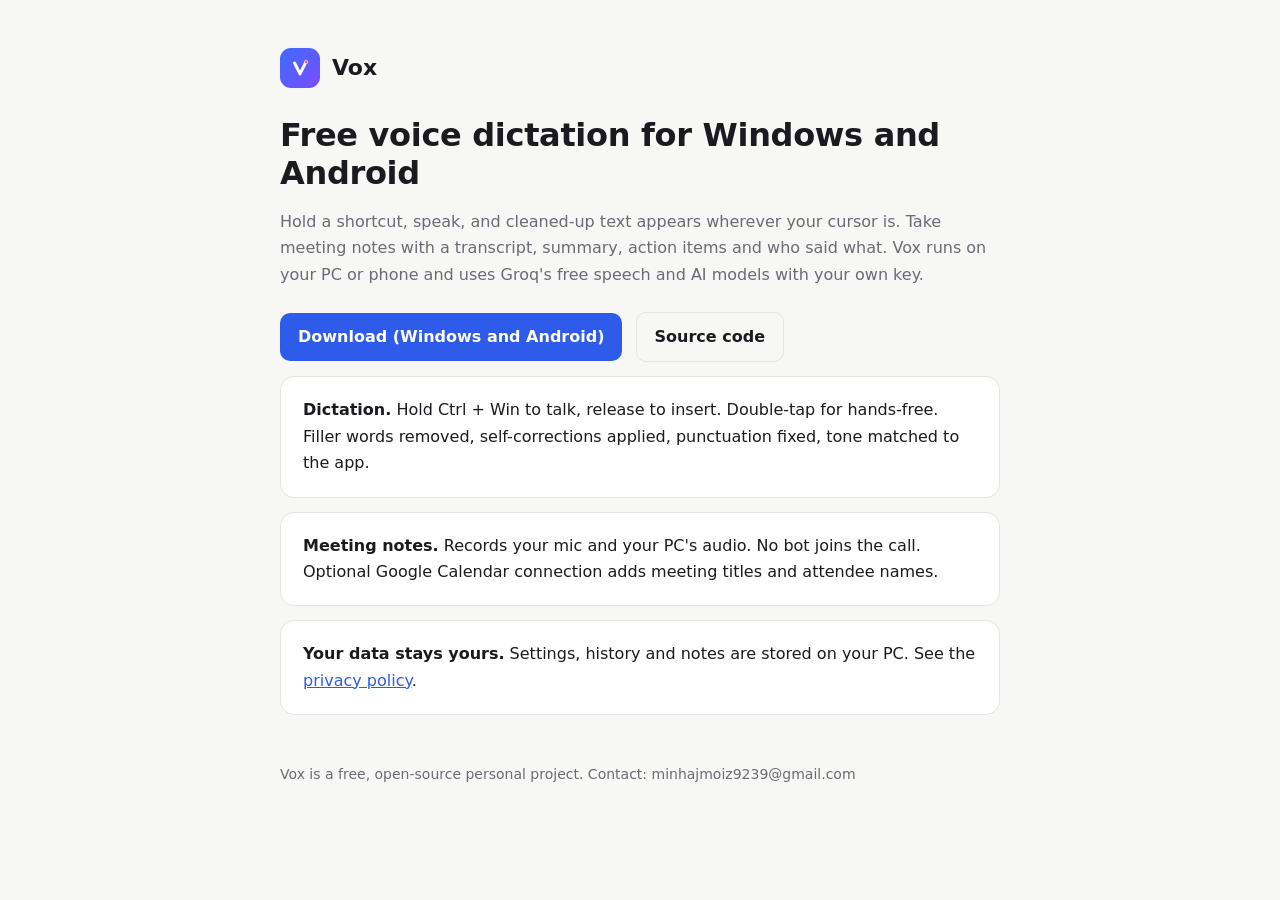
<file: docs/index.html>
<!doctype html><html lang="en"><head><meta charset="utf-8"><meta name="viewport" content="width=device-width,initial-scale=1"><link rel="icon" href="favicon.svg">
<title>Vox: free voice dictation for Windows and Android</title><link rel="stylesheet" href="style.css"></head>
<body><main>
<div class="brand"><div class="logo"><svg viewBox="0 0 512 512" width="24" height="24"><path d="M140 150 L256 380 L372 150" fill="none" stroke="#fff" stroke-width="64" stroke-linecap="round" stroke-linejoin="round"/><circle cx="386" cy="128" r="36" fill="#FF5A5F" stroke="#fff" stroke-width="12"/></svg></div> Vox</div>
<h1>Free voice dictation for Windows and Android</h1>
<p class="muted">Hold a shortcut, speak, and cleaned-up text appears wherever your cursor is. Take meeting notes with a transcript, summary, action items and who said what. Vox runs on your PC or phone and uses Groq's free speech and AI models with your own key.</p>
<a class="btn" href="https://github.com/minhajuddinm/vox/releases/latest">Download (Windows and Android)</a>
<a class="btn ghost" href="https://github.com/minhajuddinm/vox">Source code</a>
<div class="card"><b>Dictation.</b> Hold Ctrl + Win to talk, release to insert. Double-tap for hands-free. Filler words removed, self-corrections applied, punctuation fixed, tone matched to the app.</div>
<div class="card"><b>Meeting notes.</b> Records your mic and your PC's audio. No bot joins the call. Optional Google Calendar connection adds meeting titles and attendee names.</div>
<div class="card"><b>Your data stays yours.</b> Settings, history and notes are stored on your PC. See the <a href="privacy.html">privacy policy</a>.</div>
<footer>Vox is a free, open-source personal project. Contact: minhajmoiz9239@gmail.com</footer>
</main></body></html>
</file>
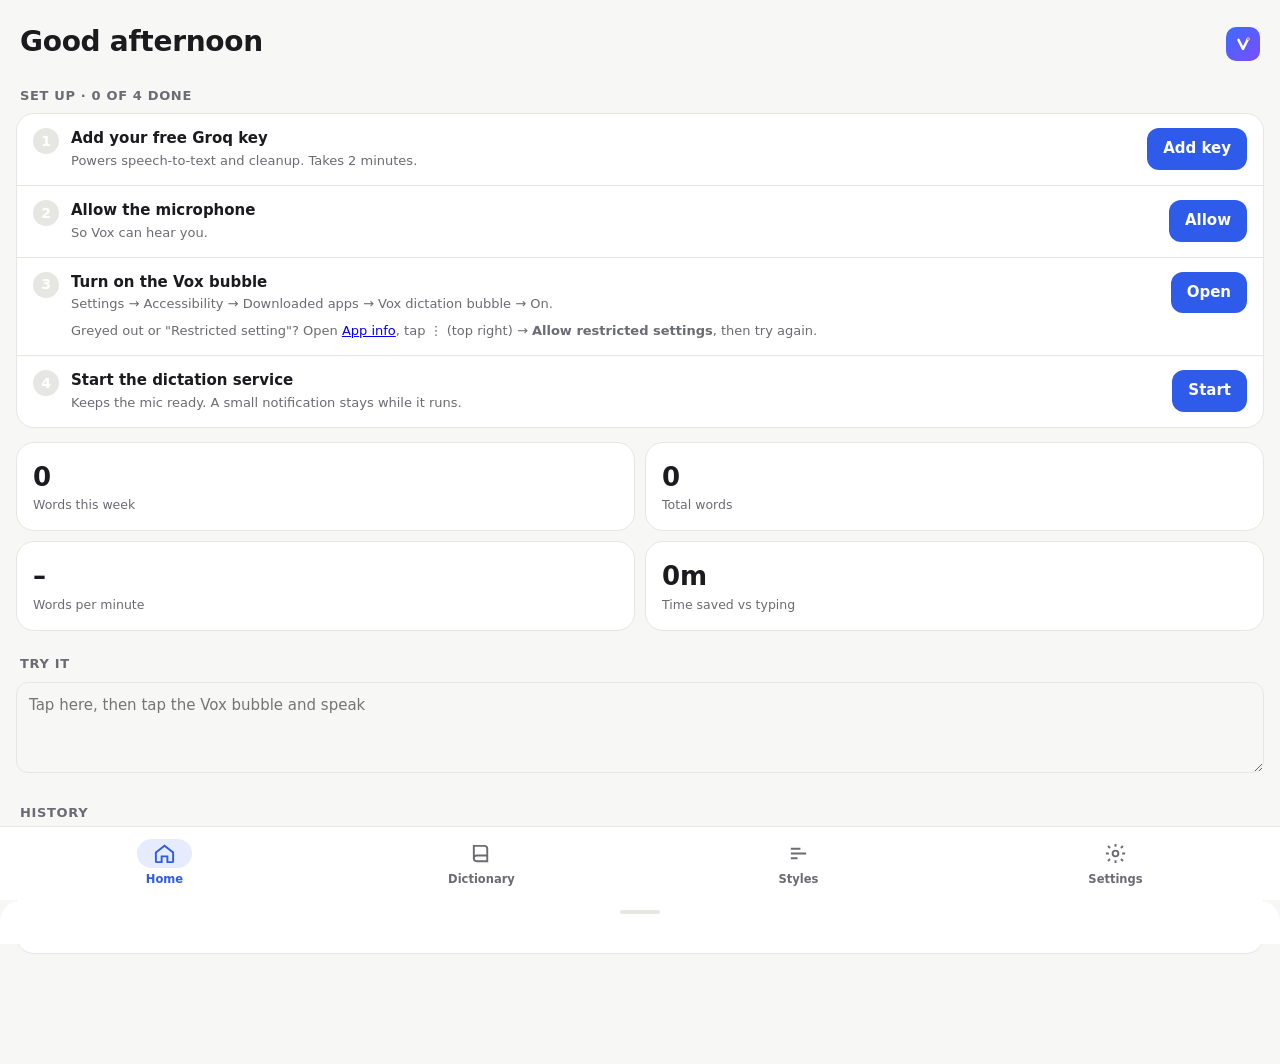
<file: android/assets/index.html>
<!doctype html>
<html lang="en">
<head>
<meta charset="utf-8">
<meta name="viewport" content="width=device-width, initial-scale=1, viewport-fit=cover, user-scalable=no">
<title>Vox</title>
<style>
:root { --bg:#F7F7F5; --panel:#FFFFFF; --text:#1B1B1F; --muted:#6B6B73; --line:#E6E6E2; --accent:#2F5BEA; --accent-soft:#E6ECFD; --ok:#1E8E3E; --bad:#D93025; --warn:#B26A00; }
.dark { --bg:#161618; --panel:#1E1E21; --text:#EDEDEF; --muted:#9A9AA3; --line:#2C2C31; --accent:#6E8BFF; --accent-soft:#232B47; --ok:#4CC36B; --bad:#FF6B5E; --warn:#F5B83D; }
* { box-sizing:border-box; -webkit-tap-highlight-color:transparent; }
html,body { margin:0; background:var(--bg); color:var(--text); font:15px/1.45 system-ui,-apple-system,"Roboto",sans-serif; }
header { padding:22px 20px 6px; }
h1 { font-size:28px; font-weight:700; margin:0; letter-spacing:-.01em; }
.sub { color:var(--muted); margin:4px 0 0; font-size:14px; }
main { padding:10px 16px 110px; }
.page { display:none; } .page.on { display:block; }
h2 { font-size:13px; text-transform:uppercase; letter-spacing:.05em; color:var(--muted); margin:24px 4px 8px; font-weight:650; }
.card { background:var(--panel); border:1px solid var(--line); border-radius:18px; padding:16px; }
.list { padding:0; overflow:hidden; }
.row { display:flex; align-items:center; gap:12px; }
.grow { flex:1; min-width:0; }
.item { display:flex; align-items:center; gap:12px; padding:14px 16px; border-bottom:1px solid var(--line); }
.item:last-child { border-bottom:0; }
.item .t { font-weight:600; }
.item .d { color:var(--muted); font-size:13px; margin-top:2px; }
.btn { border:0; background:var(--accent); color:#fff; font:inherit; font-weight:650; padding:10px 16px; border-radius:12px; }
.btn.ghost { background:var(--accent-soft); color:var(--accent); }
.btn.full { width:100%; padding:13px; margin-top:12px; }
.btn.danger { background:transparent; color:var(--bad); border:1px solid var(--line); }
input[type=text], input[type=password], select, textarea { width:100%; font:inherit; color:var(--text); background:var(--bg); border:1px solid var(--line); border-radius:12px; padding:12px; outline:none; }
input:focus, select:focus, textarea:focus { border-color:var(--accent); }
.check { width:26px; height:26px; border-radius:50%; flex:none; display:grid; place-items:center; font-size:14px; font-weight:700; color:#fff; background:var(--line); }
.check.ok { background:var(--ok); }
.stats { display:grid; grid-template-columns:1fr 1fr; gap:10px; }
.stat .n { font-size:26px; font-weight:700; font-variant-numeric:tabular-nums; }
.stat .l { color:var(--muted); font-size:12.5px; }
.hint { background:var(--accent-soft); border-radius:16px; padding:14px 16px; display:flex; gap:12px; align-items:center; }
.hint svg { flex:none; color:var(--accent); }
.day { color:var(--muted); font-size:12px; font-weight:650; text-transform:uppercase; letter-spacing:.05em; margin:18px 4px 8px; }
.entry { padding:13px 16px; border-bottom:1px solid var(--line); }
.entry:last-child { border-bottom:0; }
.entry .meta { color:var(--muted); font-size:12px; display:flex; gap:6px; align-items:center; margin-top:6px; }
.entry .txt { white-space:pre-wrap; word-break:break-word; }
.ib { border:0; background:transparent; color:var(--muted); padding:6px; border-radius:8px; display:grid; place-items:center; }
.ib:active { background:var(--bg); }
.chips { display:flex; flex-wrap:wrap; gap:8px; margin-top:12px; }
.chip { display:inline-flex; align-items:center; gap:4px; background:var(--bg); border:1px solid var(--line); border-radius:999px; padding:6px 6px 6px 13px; font-size:14px; }
.chip button { border:0; background:transparent; color:var(--muted); width:24px; height:24px; border-radius:50%; font-size:16px; line-height:1; }
.add { display:flex; gap:8px; }
.add input { flex:1; }
.switch { position:relative; width:48px; height:28px; flex:none; }
.switch input { opacity:0; width:0; height:0; }
.switch span { position:absolute; inset:0; background:var(--line); border-radius:999px; transition:.2s; }
.switch span::after { content:""; position:absolute; width:22px; height:22px; left:3px; top:3px; background:#fff; border-radius:50%; transition:.2s; box-shadow:0 1px 3px rgba(0,0,0,.25); }
.switch input:checked + span { background:var(--accent); }
.switch input:checked + span::after { transform:translateX(20px); }
select.inline { width:auto; padding:8px 10px; background:var(--panel); }
.status { font-size:13px; font-weight:600; margin-top:8px; }
.status.ok { color:var(--ok); } .status.bad { color:var(--bad); }
.empty { color:var(--muted); text-align:center; padding:26px 16px; }
.note { color:var(--muted); font-size:13px; margin-top:8px; }
.warn { color:var(--warn); }
nav { position:fixed; left:0; right:0; bottom:0; background:var(--panel); border-top:1px solid var(--line); display:flex; padding:6px 6px calc(6px + env(safe-area-inset-bottom)); z-index:5; }
nav button { flex:1; border:0; background:transparent; color:var(--muted); font:inherit; font-size:11.5px; font-weight:600; display:flex; flex-direction:column; align-items:center; gap:3px; padding:6px 0; border-radius:12px; }
nav button svg { width:23px; height:23px; }
nav button.on { color:var(--accent); }
nav button.on .pill { background:var(--accent-soft); }
.pill { padding:3px 16px; border-radius:999px; display:grid; place-items:center; }
.sheet-bg { position:fixed; inset:0; background:rgba(0,0,0,.4); display:none; z-index:9; }
.sheet { position:fixed; left:0; right:0; bottom:0; max-height:80vh; background:var(--panel); border-radius:22px 22px 0 0; z-index:10; transform:translateY(100%); transition:transform .25s; display:flex; flex-direction:column; }
.sheet.on { transform:none; } .sheet-bg.on { display:block; }
.sheet .grab { width:40px; height:4px; background:var(--line); border-radius:4px; margin:10px auto 6px; }
.sheet .body { overflow-y:auto; padding:0 16px 24px; }
#toast { position:fixed; left:50%; bottom:90px; transform:translate(-50%,20px); background:var(--text); color:var(--bg); padding:10px 18px; border-radius:999px; font-size:14px; opacity:0; transition:.2s; pointer-events:none; z-index:20; white-space:nowrap; }
#toast.on { opacity:1; transform:translate(-50%,0); }
.logo { width:34px; height:34px; border-radius:10px; background:linear-gradient(135deg,#3D6BFF,#7A4DFF); display:grid; place-items:center; }
</style>
</head>
<body>
<header><div class="row"><div class="grow"><h1 id="title">Vox</h1><p class="sub" id="subtitle"></p></div><div class="logo"><svg viewBox="0 0 512 512" width="20" height="20"><path d="M140 150 L256 380 L372 150" fill="none" stroke="#fff" stroke-width="64" stroke-linecap="round" stroke-linejoin="round"/><circle cx="386" cy="128" r="36" fill="#FF5A5F" stroke="#fff" stroke-width="12"/></svg></div></div></header>

<main>
<!-- HOME -->
<section class="page on" id="home">
  <div id="setup"></div>
  <div id="ready"></div>
  <div class="stats" style="margin-top:14px">
    <div class="card stat"><div class="n" id="s-week">0</div><div class="l">Words this week</div></div>
    <div class="card stat"><div class="n" id="s-total">0</div><div class="l">Total words</div></div>
    <div class="card stat"><div class="n" id="s-wpm">–</div><div class="l">Words per minute</div></div>
    <div class="card stat"><div class="n" id="s-saved">0m</div><div class="l">Time saved vs typing</div></div>
  </div>
  <h2>Try it</h2>
  <textarea id="try" rows="3" placeholder="Tap here, then tap the Vox bubble and speak"></textarea>
  <h2>History</h2>
  <input type="text" id="search" placeholder="Search your dictations">
  <div id="history"></div>
</section>

<!-- DICTIONARY -->
<section class="page" id="dict">
  <p class="sub" style="margin:0 4px 6px">Vox uses these as spelling hints so names and terms come out right.</p>
  <h2>My words</h2>
  <div class="card"><div class="add"><input type="text" id="w-in" placeholder="e.g. LoomXR"><button class="btn" id="w-add">Add</button></div><div class="chips" id="words"></div></div>
  <h2>People</h2>
  <div class="card"><div class="add"><input type="text" id="p-in" placeholder="e.g. Dr. Arghavan Asad"><button class="btn" id="p-add">Add</button></div><div class="chips" id="people"></div></div>
  <h2>Replacements</h2>
  <div class="card">
    <input type="text" id="r-wrong" placeholder="When it hears (e.g. lume x r)">
    <input type="text" id="r-right" placeholder="Write (e.g. LoomXR)" style="margin-top:8px">
    <button class="btn full" id="r-add">Add replacement</button>
  </div>
  <div class="card list" id="repls" style="margin-top:10px"></div>
</section>

<!-- STYLES -->
<section class="page" id="styles">
  <p class="sub" style="margin:0 4px 6px">Tone of your text in each app. Vox detects the app you are typing in.</p>
  <h2>Default</h2>
  <div class="card list"><div class="item"><div class="grow"><div class="t">Other apps</div><div class="d">Apps not listed below</div></div><select class="inline" id="def-style"></select></div></div>
  <h2>Per app</h2>
  <div class="card list" id="app-styles"></div>
  <button class="btn full ghost" id="add-app">+ Add an app</button>
</section>

<!-- SETTINGS -->
<section class="page" id="settings">
  <h2>API key</h2>
  <div class="card">
    <input type="password" id="key" placeholder="gsk_..." autocomplete="off">
    <div class="row" style="margin-top:10px;gap:8px"><button class="btn" id="key-save" style="flex:1">Save and test</button><button class="btn ghost" id="key-get">Get a free key</button></div>
    <div class="status" id="key-status"></div>
    <div class="note">Free Groq key, no card. Your own key means your own limits. Stored only on this phone.</div>
    <label class="note" style="margin:14px 0 0">Server address (optional)</label>
    <input type="text" id="base-url" placeholder="https://api.groq.com/openai/v1" autocomplete="off" autocapitalize="off" spellcheck="false" style="margin-top:4px">
    <div class="status" id="url-status"></div>
    <div class="note">Leave empty for Groq. Or point Vox at your own Whisper server, for example over Tailscale. Plain http works only for this phone, your local network and Tailscale.</div>
  </div>
  <h2>Dictation</h2>
  <div class="card list">
    <div class="item"><div class="grow"><div class="t">AI cleanup</div><div class="d">Removes fillers, fixes punctuation, applies corrections</div></div><label class="switch"><input type="checkbox" id="cleanup"><span></span></label></div>
    <div class="item"><div class="grow"><div class="t">Keep dictation history</div><div class="d">Saves what you dictate on this phone. Off saves nothing</div></div><label class="switch"><input type="checkbox" id="keep-history"><span></span></label></div>
    <div class="item"><div class="grow"><div class="t">Bubble only while typing</div><div class="d">Hide the bubble when no text box is selected</div></div><label class="switch"><input type="checkbox" id="only-typing"><span></span></label></div>
    <div class="item"><div class="grow"><div class="t">Language</div><div class="d">Auto can switch on short phrases</div></div>
      <select class="inline" id="language"><option value="">Auto</option><option value="en">English</option><option value="ur">Urdu</option><option value="hi">Hindi</option><option value="ar">Arabic</option><option value="fr">French</option><option value="es">Spanish</option></select></div>
  </div>
  <h2>Background</h2>
  <div class="card list">
    <div class="item"><div class="grow"><div class="t">Dictation service</div><div class="d">Keeps the mic ready for the bubble</div></div><label class="switch"><input type="checkbox" id="service"><span></span></label></div>
    <div class="item" id="battery"><div class="grow"><div class="t">Battery: Unrestricted</div><div class="d">Stops Android from closing Vox. Tap, find Vox, allow.</div></div><span style="color:var(--muted)">›</span></div>
  </div>
  <h2>Advanced</h2>
  <div class="card">
    <label class="note" style="margin:0">Speech model</label><input type="text" id="stt" style="margin:4px 0 10px">
    <label class="note" style="margin:0">Cleanup model</label><input type="text" id="llm" style="margin-top:4px">
  </div>
  <button class="btn full danger" id="clear">Clear history</button>
  <p class="note" style="text-align:center;margin-top:18px" id="about"></p>
</section>
</main>

<nav>
  <button data-p="home" class="on"><span class="pill"><svg viewBox="0 0 24 24" fill="none" stroke="currentColor" stroke-width="2"><path d="M3 11l9-7 9 7v9a1 1 0 0 1-1 1h-5v-6H9v6H4a1 1 0 0 1-1-1z"/></svg></span>Home</button>
  <button data-p="dict"><span class="pill"><svg viewBox="0 0 24 24" fill="none" stroke="currentColor" stroke-width="2"><path d="M4 4h11a3 3 0 0 1 3 3v13H7a3 3 0 0 1-3-3z"/><path d="M4 17a3 3 0 0 1 3-3h11"/></svg></span>Dictionary</button>
  <button data-p="styles"><span class="pill"><svg viewBox="0 0 24 24" fill="none" stroke="currentColor" stroke-width="2"><path d="M4 7h10M4 12h16M4 17h7"/></svg></span>Styles</button>
  <button data-p="settings"><span class="pill"><svg viewBox="0 0 24 24" fill="none" stroke="currentColor" stroke-width="2"><circle cx="12" cy="12" r="3"/><path d="M12 2v3M12 19v3M4.2 4.2l2.1 2.1M17.7 17.7l2.1 2.1M2 12h3M19 12h3M4.2 19.8l2.1-2.1M17.7 6.3l2.1-2.1"/></svg></span>Settings</button>
</nav>

<div class="sheet-bg" id="sheet-bg"></div>
<div class="sheet" id="sheet"><div class="grab"></div><div class="body" id="sheet-body"></div></div>
<div id="toast"></div>

<script>
const V = window.Vox || {   // browser preview fallback
  state: () => JSON.stringify({ config: { api_key: "", dictionary: [], people: [], app_styles: {}, cleanup: true, only_typing: true, default_style: "neutral", stt_model: "whisper-large-v3-turbo", llm_model: "openai/gpt-oss-20b", language: "" }, mic: false, a11y: false, service: false, history: [], dark: false, version: "dev" }),
  save(){}, requestMic(){}, openAccessibility(){}, openAppInfo(){}, openBattery(){}, setService(){}, testKey(k, u, cb){ setTimeout(() => window[cb]("ok"), 300); }, endpointProblem: () => "", suggestCorrections: (a, b) => JSON.stringify(a !== b ? [["vox", "Vox"]] : []), copy(){}, deleteHistory(){}, clearHistory(){}, openUrl(){}, toast(){}, apps: () => "[]", appLabel: (p) => p
};
const STYLES = [["neutral","Neutral"],["formal","Formal"],["casual","Casual"],["very_casual","Very casual"],["raw","Raw (no cleanup)"]];
const TITLES = { home: ["Vox", ""], dict: ["Dictionary", ""], styles: ["Styles", ""], settings: ["Settings", ""] };
const GROQ_URL = "https://api.groq.com/openai/v1";
let S = null, PAGE = "home";
const isGroq = () => !S.config.base_url || S.config.base_url.indexOf("api.groq.com") >= 0;
const $ = (id) => document.getElementById(id);
const esc = (s) => String(s ?? "").replace(/[&<>"]/g, c => ({ "&":"&amp;", "<":"&lt;", ">":"&gt;", '"':"&quot;" }[c]));
function toast(m) { const t = $("toast"); t.textContent = m; t.classList.add("on"); clearTimeout(t._h); t._h = setTimeout(() => t.classList.remove("on"), 1600); }
function save(part, msg) { Object.assign(S.config, part); V.save(JSON.stringify(part)); if (msg) toast(msg); }
const ICON_EDIT = '<svg width="18" height="18" viewBox="0 0 24 24" fill="none" stroke="currentColor" stroke-width="2"><path d="M4 20h4L19 9l-4-4L4 16zM13 7l4 4"/></svg>';
const ICON_COPY = '<svg width="18" height="18" viewBox="0 0 24 24" fill="none" stroke="currentColor" stroke-width="2"><rect x="9" y="9" width="11" height="11" rx="2"/><path d="M5 15V5a1 1 0 0 1 1-1h10"/></svg>';
const ICON_DEL = '<svg width="18" height="18" viewBox="0 0 24 24" fill="none" stroke="currentColor" stroke-width="2"><path d="M4 7h16M10 11v6M14 11v6M6 7l1 13h10l1-13M9 7V4h6v3"/></svg>';

// ---------------- navigation
function go(p) {
  PAGE = p;
  document.querySelectorAll("nav button").forEach(b => b.classList.toggle("on", b.dataset.p === p));
  document.querySelectorAll(".page").forEach(s => s.classList.toggle("on", s.id === p));
  $("title").textContent = TITLES[p][0];
  window.scrollTo(0, 0);
  render();
}
document.querySelectorAll("nav button").forEach(b => b.onclick = () => go(b.dataset.p));
window.voxBack = () => { if ($("sheet").classList.contains("on")) { closeSheet(); return true; } if (PAGE !== "home") { go("home"); return true; } return false; };

// ---------------- home
function setupSteps() {
  return [
    { done: !!S.config.api_key || !isGroq(), t: "Add your free Groq key", d: "Powers speech-to-text and cleanup. Takes 2 minutes.", btn: "Add key", act: () => { go("settings"); setTimeout(() => $("key").focus(), 200); } },
    { done: S.mic, t: "Allow the microphone", d: "So Vox can hear you.", btn: "Allow", act: () => V.requestMic() },
    { done: S.a11y, t: "Turn on the Vox bubble", d: "Settings → Accessibility → Downloaded apps → Vox dictation bubble → On.", btn: "Open", act: () => V.openAccessibility(),
      extra: '<div class="note">Greyed out or "Restricted setting"? Open <a href="#" id="appinfo">App info</a>, tap ⋮ (top right) → <b>Allow restricted settings</b>, then try again.</div>' },
    { done: S.service, t: "Start the dictation service", d: "Keeps the mic ready. A small notification stays while it runs.", btn: "Start", act: () => V.setService(true) },
  ];
}
function renderHome() {
  const steps = setupSteps(), left = steps.filter(s => !s.done).length;
  if (left) {
    $("setup").innerHTML = `<h2 style="margin-top:4px">Set up · ${4 - left} of 4 done</h2><div class="card list">` + steps.map((s, i) =>
      `<div class="item" style="align-items:flex-start"><div class="check ${s.done ? "ok" : ""}">${s.done ? "✓" : i + 1}</div>
       <div class="grow"><div class="t">${s.t}</div><div class="d">${s.d}</div>${!s.done && s.extra ? s.extra : ""}</div>
       ${s.done ? "" : `<button class="btn" data-step="${i}">${s.btn}</button>`}</div>`).join("") + "</div>";
    $("setup").querySelectorAll("[data-step]").forEach(b => b.onclick = () => steps[+b.dataset.step].act());
    const a = $("appinfo"); if (a) a.onclick = (e) => { e.preventDefault(); V.openAppInfo(); };
    $("ready").innerHTML = "";
  } else {
    $("setup").innerHTML = "";
    $("ready").innerHTML = `<div class="hint"><svg width="26" height="26" viewBox="0 0 24 24" fill="none" stroke="currentColor" stroke-width="2" stroke-linecap="round"><rect x="9" y="3" width="6" height="11" rx="3"/><path d="M5 11a7 7 0 0 0 14 0M12 18v3"/></svg>
      <div><b>Ready.</b> Tap any text box, then tap the bubble, speak, and tap again. Long-press the bubble to cancel.</div></div>`;
  }
  const h = S.history || [], now = Date.now() / 1000;
  const words = h.reduce((a, e) => a + (e.words || 0), 0), secs = h.reduce((a, e) => a + (e.secs || 0), 0);
  const week = h.filter(e => now - e.t < 7 * 86400).reduce((a, e) => a + (e.words || 0), 0);
  const fmt = (n) => n >= 10000 ? (n / 1000).toFixed(1) + "k" : n.toLocaleString();
  $("s-week").textContent = fmt(week); $("s-total").textContent = fmt(words);
  $("s-wpm").textContent = secs > 5 ? Math.round(words / (secs / 60)) : "–";
  const m = Math.max(0, Math.round(words / 40 - secs / 60)); $("s-saved").textContent = m >= 60 ? `${Math.floor(m / 60)}h ${m % 60}m` : `${m}m`;
  renderHistory();
}
function renderHistory() {
  const q = $("search").value.trim().toLowerCase();
  const items = (S.history || []).filter(e => !q || (e.text || e.clean || "").toLowerCase().includes(q));
  if (!items.length) { $("history").innerHTML = `<div class="card empty">${q ? "No matches." : "Your dictations will show up here."}</div>`; return; }
  let html = "", day = "";
  const today = new Date().toDateString(), yest = new Date(Date.now() - 864e5).toDateString();
  items.slice(0, 200).forEach(e => {
    const d = new Date(e.t * 1000), ds = d.toDateString();
    if (ds !== day) { if (day) html += "</div>"; day = ds; html += `<div class="day">${ds === today ? "Today" : ds === yest ? "Yesterday" : d.toLocaleDateString(undefined, { weekday: "short", month: "short", day: "numeric" })}</div><div class="card list">`; }
    html += `<div class="entry"><div class="txt">${esc(e.text || e.clean)}</div><div data-fixbox="${e.t}"></div><div class="meta"><span class="grow">${d.toLocaleTimeString([], { hour: "numeric", minute: "2-digit" })}${e.app ? " · " + esc(e.app) : ""}</span>
      <button class="ib" data-fix="${e.t}" title="Fix a word Vox got wrong">${ICON_EDIT}</button><button class="ib" data-copy="${e.t}">${ICON_COPY}</button><button class="ib" data-del="${e.t}">${ICON_DEL}</button></div></div>`;
  });
  $("history").innerHTML = html + "</div>";
}
$("search").oninput = renderHistory;
function openFix(t) {
  const e = S.history.find(x => String(x.t) === String(t));
  if (!e) return;
  const box = document.querySelector(`[data-fixbox="${t}"]`);
  if (box.innerHTML) { box.innerHTML = ""; return; }
  box.innerHTML = `<textarea class="fix-text" rows="3" style="margin-top:8px">${esc(e.text || e.clean)}</textarea>
    <div class="row" style="margin-top:8px;gap:10px;align-items:center"><button class="btn" data-learn="${t}">Learn from my fix</button><span class="status" data-fixstatus></span></div><div class="fix-sugg"></div>`;
  box.querySelector("textarea").focus();
}
function learnFix(t) {
  const e = S.history.find(x => String(x.t) === String(t));
  const box = document.querySelector(`[data-fixbox="${t}"]`);
  const st = box.querySelector("[data-fixstatus]"), sg = box.querySelector(".fix-sugg");
  const known = repls().map(([w]) => w.toLowerCase());
  const pairs = JSON.parse(V.suggestCorrections(e.text || e.clean, box.querySelector("textarea").value)).filter(([w]) => !known.includes(w.toLowerCase()));
  if (!pairs.length) { st.textContent = "No new word swaps found"; return; }
  st.textContent = "";
  sg.innerHTML = pairs.map(([w, r], i) => `<div class="item" style="padding:8px 0"><div class="grow">${esc(w)} <span style="color:var(--muted)">→</span> <b>${esc(r)}</b></div><button class="btn ghost" data-addsugg="${i}">Add</button></div>`).join("");
  sg.onclick = (ev) => {
    const b = ev.target.closest("[data-addsugg]");
    if (!b) return;
    const [w, r] = pairs[+b.dataset.addsugg];
    const list = repls();
    if (!list.some(([x]) => x.toLowerCase() === w.toLowerCase())) list.push([w, r]);
    setDict(words(), list);
    b.textContent = "Added"; b.disabled = true;
    toast(`Vox will now write "${r}"`);
  };
}
$("history").onclick = (ev) => {
  const f = ev.target.closest("[data-fix]"), l = ev.target.closest("[data-learn]");
  if (f) return openFix(f.dataset.fix);
  if (l) return learnFix(l.dataset.learn);
  const c = ev.target.closest("[data-copy]"), d = ev.target.closest("[data-del]");
  if (c) { const e = S.history.find(x => String(x.t) === c.dataset.copy); V.copy(e.text || e.clean); toast("Copied"); }
  if (d) { V.deleteHistory(Number(d.dataset.del)); S.history = S.history.filter(x => String(x.t) !== d.dataset.del); renderHome(); }
};

// ---------------- dictionary
function words() { return (S.config.dictionary || []).filter(l => !l.includes("=>")); }
function repls() { return (S.config.dictionary || []).filter(l => l.includes("=>")).map(l => l.split("=>").map(s => s.trim())); }
function setDict(w, r) { save({ dictionary: [...w, ...r.map(([a, b]) => `${a} => ${b}`)] }); }
function chips(list, id) { $(id).innerHTML = list.length ? list.map((t, i) => `<span class="chip">${esc(t)}<button data-i="${i}">×</button></span>`).join("") : '<span class="note" style="margin:0">Nothing yet.</span>'; }
function renderDict() {
  chips(words(), "words"); chips(S.config.people || [], "people");
  const r = repls();
  $("repls").innerHTML = r.length ? r.map(([a, b], i) => `<div class="item"><div class="grow">${esc(a)} <span style="color:var(--muted)">→</span> <b>${esc(b)}</b></div><button class="ib" data-r="${i}">${ICON_DEL}</button></div>`).join("") : '<div class="empty">No replacements yet.</div>';
}
$("w-add").onclick = () => { const v = $("w-in").value.trim(); if (!v) return; const w = words(); if (!w.includes(v)) w.push(v); $("w-in").value = ""; setDict(w, repls()); renderDict(); };
$("p-add").onclick = () => { const v = $("p-in").value.trim(); if (!v) return; const p = [...(S.config.people || [])]; if (!p.includes(v)) p.push(v); $("p-in").value = ""; save({ people: p }); renderDict(); };
$("words").onclick = (e) => { const b = e.target.closest("button"); if (!b) return; const w = words(); w.splice(+b.dataset.i, 1); setDict(w, repls()); renderDict(); };
$("people").onclick = (e) => { const b = e.target.closest("button"); if (!b) return; const p = [...S.config.people]; p.splice(+b.dataset.i, 1); save({ people: p }); renderDict(); };
$("r-add").onclick = () => { const a = $("r-wrong").value.trim(), b = $("r-right").value.trim(); if (!a || !b) return; const r = repls(); r.push([a, b]); $("r-wrong").value = $("r-right").value = ""; setDict(words(), r); renderDict(); toast("Added"); };
$("repls").onclick = (e) => { const b = e.target.closest("[data-r]"); if (!b) return; const r = repls(); r.splice(+b.dataset.r, 1); setDict(words(), r); renderDict(); };
["w-in", "p-in"].forEach(id => $(id).onkeydown = (e) => { if (e.key === "Enter") $(id.replace("in", "add")).click(); });

// ---------------- styles
const opts = (v) => STYLES.map(([k, l]) => `<option value="${k}" ${k === v ? "selected" : ""}>${l}</option>`).join("");
function renderStyles() {
  $("def-style").innerHTML = opts(S.config.default_style || "neutral");
  const m = S.config.app_styles || {}, keys = Object.keys(m);
  $("app-styles").innerHTML = keys.length ? keys.map(k => `<div class="item"><div class="grow"><div class="t">${esc(V.appLabel(k))}</div><div class="d">${esc(k)}</div></div>
    <select class="inline" data-app="${esc(k)}">${opts(m[k])}</select><button class="ib" data-rm="${esc(k)}">${ICON_DEL}</button></div>`).join("") : '<div class="empty">No apps yet.</div>';
}
$("def-style").onchange = (e) => save({ default_style: e.target.value }, "Saved");
$("app-styles").onchange = (e) => { const a = e.target.dataset.app; if (a) save({ app_styles: { ...S.config.app_styles, [a]: e.target.value } }, "Saved"); };
$("app-styles").onclick = (e) => { const b = e.target.closest("[data-rm]"); if (!b) return; const m = { ...S.config.app_styles }; delete m[b.dataset.rm]; save({ app_styles: m }); renderStyles(); };
$("add-app").onclick = () => {
  const apps = JSON.parse(V.apps());
  openSheet(`<h2 style="margin-top:6px">Pick an app</h2><input type="text" id="app-q" placeholder="Search apps"><div class="card list" style="margin-top:10px" id="app-list"></div>`);
  const draw = (q) => { $("app-list").innerHTML = apps.filter(a => !q || a.label.toLowerCase().includes(q)).slice(0, 80).map(a => `<div class="item" data-pkg="${esc(a.pkg)}"><div class="grow"><div class="t">${esc(a.label)}</div><div class="d">${esc(a.pkg)}</div></div><span style="color:var(--muted)">›</span></div>`).join("") || '<div class="empty">No apps found.</div>'; };
  draw("");
  $("app-q").oninput = (e) => draw(e.target.value.trim().toLowerCase());
  $("app-list").onclick = (e) => { const r = e.target.closest("[data-pkg]"); if (!r) return; save({ app_styles: { ...S.config.app_styles, [r.dataset.pkg]: "casual" } }, "Added. Pick its style."); closeSheet(); renderStyles(); };
};
function openSheet(html) { $("sheet-body").innerHTML = html; $("sheet").classList.add("on"); $("sheet-bg").classList.add("on"); }
function closeSheet() { $("sheet").classList.remove("on"); $("sheet-bg").classList.remove("on"); }
$("sheet-bg").onclick = closeSheet;

// ---------------- settings
function renderSettings() {
  const c = S.config;
  if (document.activeElement !== $("key")) $("key").value = c.api_key || "";
  if (document.activeElement !== $("base-url")) $("base-url").value = isGroq() ? "" : c.base_url;
  $("cleanup").checked = c.cleanup !== false; $("only-typing").checked = c.only_typing !== false;
  $("keep-history").checked = c.keep_history !== false;
  $("language").value = c.language || ""; $("service").checked = S.service;
  $("stt").value = c.stt_model || ""; $("llm").value = c.llm_model || "";
  $("about").textContent = `Vox ${S.version} · audio goes to ${isGroq() ? "Groq with your key" : "your own server"} · everything else stays on this phone`;
}
window.keyResult = (r) => {
  const s = $("key-status");
  if (r === "ok") { s.className = "status ok"; s.textContent = "Key works. You're set."; }
  else if (r === "bad") { s.className = "status bad"; s.textContent = "The server rejected this key. Copy it again."; }
  else { s.className = "status bad"; s.textContent = "No internet. Key saved, test again later."; }
};
$("key-save").onclick = () => {
  const k = $("key").value.trim();
  if (!k && isGroq()) return;
  save({ api_key: k });
  $("key-status").className = "status"; $("key-status").textContent = "Checking…";
  V.testKey(k, $("base-url").value.trim(), "keyResult");
};
$("base-url").onchange = () => {
  const v = $("base-url").value.trim(), s = $("url-status");
  const problem = v ? V.endpointProblem(v) : "";
  if (problem) { s.className = "status bad"; s.textContent = problem; return; }
  s.className = "status ok"; s.textContent = v ? "Saved" : "Using Groq";
  save({ base_url: v || GROQ_URL });
  render();
};
$("key-get").onclick = () => V.openUrl("https://console.groq.com/keys");
$("cleanup").onchange = (e) => save({ cleanup: e.target.checked }, "Saved");
$("only-typing").onchange = (e) => save({ only_typing: e.target.checked }, "Saved");
$("keep-history").onchange = (e) => save({ keep_history: e.target.checked }, "Saved");
$("language").onchange = (e) => save({ language: e.target.value }, "Saved");
$("service").onchange = (e) => V.setService(e.target.checked);
$("battery").onclick = () => V.openBattery();
$("stt").onchange = (e) => save({ stt_model: e.target.value.trim() }, "Saved");
$("llm").onchange = (e) => save({ llm_model: e.target.value.trim() }, "Saved");
$("clear").onclick = () => { V.clearHistory(); S.history = []; toast("History cleared"); render(); };

// ---------------- refresh
function render() {
  if (!S) return;
  if (PAGE === "home") renderHome(); else if (PAGE === "dict") renderDict(); else if (PAGE === "styles") renderStyles(); else renderSettings();
}
window.voxRefresh = () => {
  S = JSON.parse(V.state());
  document.documentElement.classList.toggle("dark", !!S.dark);
  const h = new Date().getHours();
  TITLES.home[0] = h < 12 ? "Good morning" : h < 18 ? "Good afternoon" : "Good evening";
  if (PAGE === "home") $("title").textContent = TITLES.home[0];
  render();
};
voxRefresh();
</script>
</body>
</html>
</file>
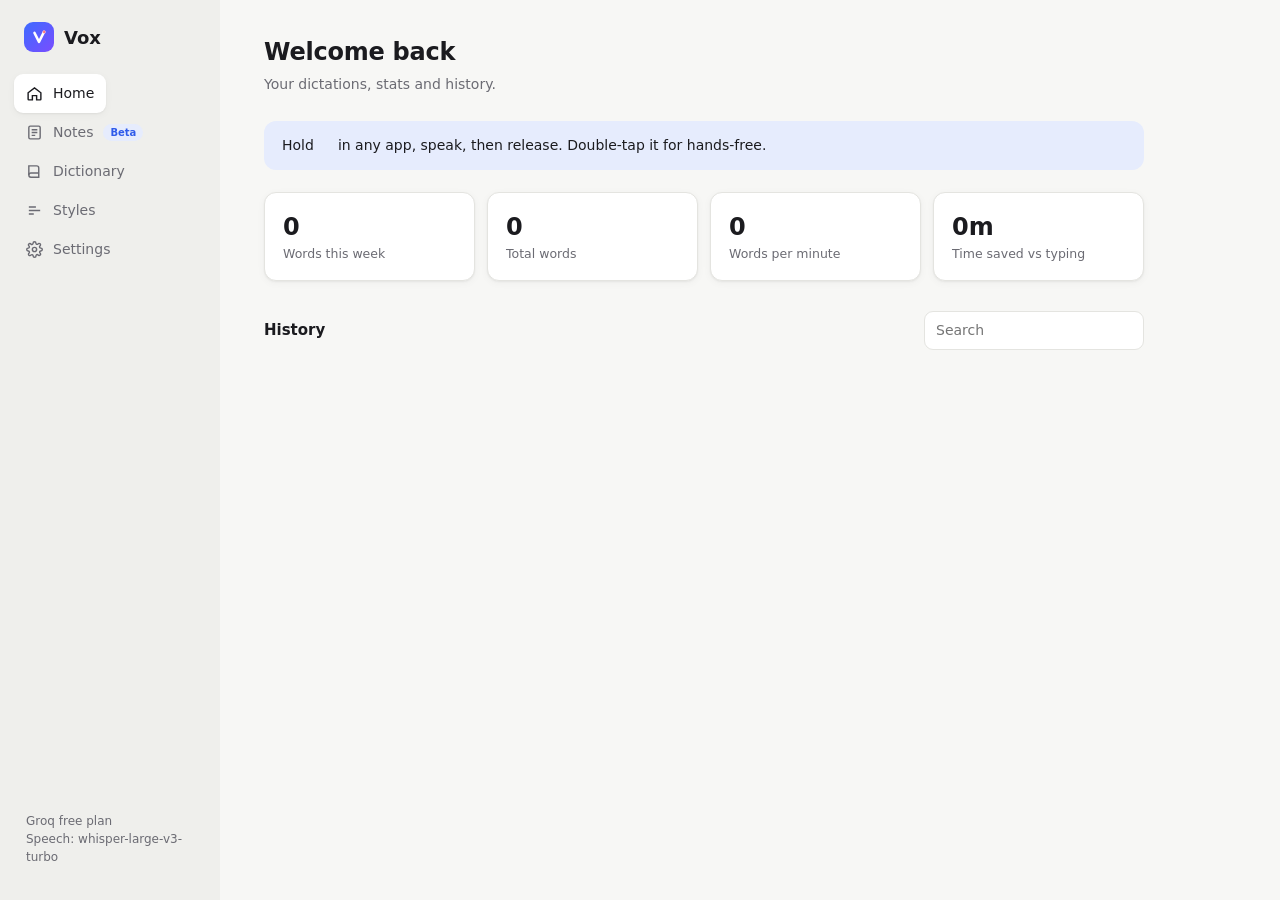
<file: windows/ui/index.html>
<!doctype html>
<html lang="en">
<head>
<meta charset="utf-8">
<meta name="viewport" content="width=device-width, initial-scale=1">
<title>Vox</title>
<style>
:root {
  --bg: #F7F7F5; --panel: #FFFFFF; --side: #EFEFEC; --text: #1B1B1F; --muted: #6B6B73;
  --line: #E4E4E0; --accent: #2F5BEA; --accent-soft: #E6ECFD; --danger: #D93025; --ok: #1E8E3E;
  --radius: 12px; --shadow: 0 1px 2px rgba(0,0,0,.05), 0 2px 8px rgba(0,0,0,.04);
}
@media (prefers-color-scheme: dark) {
  :root {
    --bg: #161618; --panel: #1E1E21; --side: #111113; --text: #EDEDEF; --muted: #9A9AA3;
    --line: #2C2C31; --accent: #6E8BFF; --accent-soft: #232B47; --danger: #FF6B5E; --ok: #4CC36B;
    --shadow: none;
  }
}
* { box-sizing: border-box; }
html, body { margin: 0; height: 100%; }
body { font: 14px/1.5 "Segoe UI Variable Text", "Segoe UI", system-ui, sans-serif; color: var(--text); background: var(--bg);
       display: grid; grid-template-columns: 220px 1fr; overflow: hidden; }
aside { background: var(--side); padding: 22px 14px; display: flex; flex-direction: column; gap: 4px; }
.brand { display: flex; align-items: center; gap: 10px; font-weight: 650; font-size: 18px; padding: 0 10px 18px; }
.logo { width: 30px; height: 30px; border-radius: 9px; background: linear-gradient(135deg, #3D6BFF, #7A4DFF); display: grid; place-items: center; }
nav button { all: unset; display: flex; align-items: center; gap: 10px; padding: 9px 12px; border-radius: 9px; cursor: pointer; color: var(--muted); font-weight: 500; }
nav button:hover { background: var(--panel); color: var(--text); }
nav button.active { background: var(--panel); color: var(--text); box-shadow: var(--shadow); }
nav svg { width: 17px; height: 17px; flex: none; }
.side-foot { margin-top: auto; padding: 12px; font-size: 12px; color: var(--muted); }
main { overflow-y: auto; padding: 34px 44px 60px; }
h1 { font-size: 24px; font-weight: 650; margin: 0 0 4px; letter-spacing: -.01em; }
.sub { color: var(--muted); margin: 0 0 26px; }
h2 { font-size: 15px; font-weight: 600; margin: 30px 0 12px; }
.page { display: none; max-width: 880px; }
.page.active { display: block; }
.hint { display: flex; align-items: center; gap: 12px; background: var(--accent-soft); border-radius: var(--radius); padding: 14px 18px; margin-bottom: 22px; }
kbd { font: 600 12px "Segoe UI", sans-serif; background: var(--panel); border: 1px solid var(--line); border-bottom-width: 2px; border-radius: 6px; padding: 2px 7px; }
.stats { display: grid; grid-template-columns: repeat(4, 1fr); gap: 12px; }
.card { background: var(--panel); border: 1px solid var(--line); border-radius: var(--radius); padding: 16px 18px; box-shadow: var(--shadow); }
.stat .n { font-size: 24px; font-weight: 650; font-variant-numeric: tabular-nums; }
.stat .l { color: var(--muted); font-size: 12.5px; }
.day { color: var(--muted); font-size: 12px; font-weight: 600; text-transform: uppercase; letter-spacing: .04em; margin: 22px 0 8px; }
.entry { display: grid; grid-template-columns: 64px 1fr auto; gap: 14px; padding: 12px 16px; border-bottom: 1px solid var(--line); align-items: start; }
.entry:last-child { border-bottom: 0; }
.entry .time { color: var(--muted); font-size: 12.5px; padding-top: 1px; font-variant-numeric: tabular-nums; }
.entry .app { color: var(--muted); font-size: 12px; margin-top: 3px; }
.entry .txt { white-space: pre-wrap; word-break: break-word; }
.entry .acts { display: flex; gap: 4px; opacity: 0; transition: opacity .15s; }
.entry:hover .acts { opacity: 1; }
.list { padding: 0; overflow: hidden; }
.icon-btn { all: unset; cursor: pointer; width: 28px; height: 28px; border-radius: 7px; display: grid; place-items: center; color: var(--muted); }
.icon-btn:hover { background: var(--bg); color: var(--text); }
.icon-btn svg { width: 15px; height: 15px; }
.fix { margin-top: 8px; }
.fix-text { width: 100%; box-sizing: border-box; font: inherit; padding: 8px 10px; border: 1px solid var(--line); border-radius: 8px; background: var(--panel); color: var(--text); resize: vertical; }
.fix-row { display: flex; align-items: center; gap: 10px; margin-top: 8px; }
.sugg { display: flex; align-items: center; justify-content: space-between; gap: 10px; padding: 6px 0; border-bottom: 1px solid var(--line); }
.empty { color: var(--muted); padding: 28px; text-align: center; }
.row { display: flex; gap: 10px; align-items: center; }
input[type=text], input[type=password], select {
  font: inherit; color: var(--text); background: var(--panel); border: 1px solid var(--line); border-radius: 9px; padding: 8px 11px; outline: none; min-width: 0;
}
input:focus, select:focus { border-color: var(--accent); }
.grow { flex: 1; }
.btn { all: unset; cursor: pointer; padding: 8px 14px; border-radius: 9px; background: var(--accent); color: #fff; font-weight: 600; font-size: 13px; }
.btn.ghost { background: transparent; color: var(--text); border: 1px solid var(--line); }
.btn:hover { filter: brightness(1.06); }
.chips { display: flex; flex-wrap: wrap; gap: 8px; margin-top: 14px; }
.chip { display: inline-flex; align-items: center; gap: 6px; background: var(--panel); border: 1px solid var(--line); border-radius: 999px; padding: 5px 6px 5px 13px; }
.chip button { all: unset; cursor: pointer; width: 20px; height: 20px; border-radius: 50%; display: grid; place-items: center; color: var(--muted); }
.chip button:hover { background: var(--bg); color: var(--danger); }
table { width: 100%; border-collapse: collapse; }
td { padding: 10px 16px; border-bottom: 1px solid var(--line); }
tr:last-child td { border-bottom: 0; }
td.arrow { color: var(--muted); width: 24px; padding: 0; text-align: center; }
.setting { display: flex; align-items: center; gap: 16px; padding: 16px 18px; border-bottom: 1px solid var(--line); }
.setting:last-child { border-bottom: 0; }
.setting .t { font-weight: 550; }
.setting .d { color: var(--muted); font-size: 12.5px; }
.setting > div:first-child { flex: 1; }
.switch { position: relative; width: 40px; height: 22px; flex: none; }
.switch input { opacity: 0; width: 0; height: 0; }
.switch span { position: absolute; inset: 0; background: var(--line); border-radius: 999px; cursor: pointer; transition: .2s; }
.switch span::after { content: ""; position: absolute; width: 16px; height: 16px; left: 3px; top: 3px; background: #fff; border-radius: 50%; transition: .2s; box-shadow: 0 1px 2px rgba(0,0,0,.2); }
.switch input:checked + span { background: var(--accent); }
.switch input:checked + span::after { transform: translateX(18px); }
.status { font-size: 12.5px; font-weight: 600; }
.status.ok { color: var(--ok); } .status.bad { color: var(--danger); }
.style-tag { font-size: 12px; color: var(--muted); }
.live { display: flex; align-items: center; gap: 14px; }
.rec-dot { width: 10px; height: 10px; border-radius: 50%; background: var(--danger); animation: pulse 1.4s infinite; flex: none; }
@keyframes pulse { 50% { opacity: .35; } }
.timer { font-variant-numeric: tabular-nums; font-weight: 650; font-size: 20px; }
.transcript { max-height: 280px; overflow-y: auto; margin-top: 14px; border-top: 1px solid var(--line); padding-top: 10px; font-size: 13.5px; }
.transcript p { margin: 0 0 8px; }
.transcript .who { font-weight: 600; margin-right: 6px; }
.transcript .who.me { color: var(--accent); }
.transcript .ts { color: var(--muted); font-size: 12px; margin-right: 6px; font-variant-numeric: tabular-nums; }
.catchup { background: var(--accent-soft); border-radius: 10px; padding: 12px 14px; margin-top: 12px; white-space: pre-wrap; }
.ev { display: grid; grid-template-columns: 92px 1fr auto; gap: 14px; padding: 12px 16px; border-bottom: 1px solid var(--line); align-items: center; }
.ev:last-child { border-bottom: 0; }
.ev .when { color: var(--muted); font-size: 12.5px; font-variant-numeric: tabular-nums; }
.ev .people { color: var(--muted); font-size: 12.5px; }
.ev.now { background: var(--accent-soft); }
.mt { cursor: pointer; }
.mt:hover { background: var(--bg); }
.md h1 { font-size: 21px; margin: 0 0 6px; } .md h2 { font-size: 15px; margin: 22px 0 8px; }
.md p, .md li { margin: 4px 0; } .md ul { padding-left: 20px; margin: 4px 0; }
.md li.task { list-style: none; margin-left: -20px; }
.md em { color: var(--muted); }
.back { all: unset; cursor: pointer; color: var(--muted); font-size: 13px; margin-bottom: 12px; display: inline-block; }
.back:hover { color: var(--text); }
.page.wide { max-width: none; }
#notes.active { display: grid; grid-template-columns: 290px 1fr; gap: 0; height: 100vh; margin: -34px -44px -60px; }
.nl { border-right: 1px solid var(--line); padding: 22px 16px; overflow-y: auto; }
.nr { overflow-y: auto; padding: 30px 40px 60px; }
.ask { display: flex; align-items: center; gap: 8px; background: var(--panel); border: 1px solid var(--line); border-radius: 10px; padding: 2px 10px; }
.ask svg { width: 16px; height: 16px; color: var(--accent); flex: none; }
.ask input { border: 0 !important; background: transparent; flex: 1; padding: 8px 0 !important; }
.nl-h { display: flex; justify-content: space-between; align-items: center; color: var(--muted); font-size: 11.5px; font-weight: 650; text-transform: uppercase; letter-spacing: .05em; margin: 18px 4px 6px; }
.link { all: unset; cursor: pointer; color: var(--accent); font-size: 12px; text-transform: none; letter-spacing: 0; font-weight: 600; }
.mi { padding: 9px 10px; border-radius: 9px; cursor: pointer; }
.mi:hover { background: var(--panel); }
.mi.sel { background: var(--panel); box-shadow: var(--shadow); }
.mi .t { font-weight: 550; font-size: 13.5px; white-space: nowrap; overflow: hidden; text-overflow: ellipsis; }
.mi .s { color: var(--muted); font-size: 12px; display: flex; align-items: center; gap: 6px; margin-top: 2px; }
.faces { display: inline-flex; margin-left: auto; }
.faces .av { width: 18px; height: 18px; font-size: 9px; margin-left: -5px; border: 1.5px solid var(--bg); }
.av { width: 30px; height: 30px; border-radius: 50%; display: inline-grid; place-items: center; color: #fff; font-weight: 650; font-size: 12px; flex: none; }
.livebox { margin-top: 12px; border-radius: 10px; padding: 10px 12px; background: var(--panel); border: 1px solid var(--line); cursor: pointer; display: flex; gap: 10px; align-items: center; }
.startbtn { width: 100%; margin-top: 12px; text-align: center; box-sizing: border-box; }
.up { padding: 7px 10px; border-radius: 9px; font-size: 13px; display: flex; gap: 10px; align-items: baseline; }
.up .w { color: var(--muted); font-size: 12px; width: 62px; flex: none; font-variant-numeric: tabular-nums; }
.up.now { background: var(--accent-soft); }
.mh-title { font-size: 24px; font-weight: 650; outline: none; border-radius: 6px; margin: 0 -6px; padding: 0 6px; letter-spacing: -.01em; }
.mh-title:focus { background: var(--panel); }
.people-row { display: flex; flex-wrap: wrap; gap: 8px; margin: 14px 0 18px; }
.pchip { display: inline-flex; align-items: center; gap: 7px; background: var(--panel); border: 1px solid var(--line); border-radius: 999px; padding: 3px 11px 3px 3px; font-size: 12.5px; }
.pchip .av { width: 22px; height: 22px; font-size: 10px; }
.tabs { display: flex; gap: 4px; border-bottom: 1px solid var(--line); margin-bottom: 18px; }
.tabs button { all: unset; cursor: pointer; padding: 9px 12px; color: var(--muted); font-weight: 550; border-bottom: 2px solid transparent; margin-bottom: -1px; }
.tabs button.on { color: var(--text); border-color: var(--accent); }
.blk { display: grid; grid-template-columns: 30px 1fr; gap: 12px; padding: 10px 0; }
.blk .nm { font-weight: 600; font-size: 13px; }
.blk .tm { color: var(--muted); font-size: 12px; margin-left: 8px; font-variant-numeric: tabular-nums; cursor: pointer; }
.blk p { margin: 3px 0 0; }
.blk.flash { background: var(--accent-soft); border-radius: 10px; }
.likely { font-size: 10.5px; color: var(--muted); border: 1px solid var(--line); border-radius: 999px; padding: 0 6px; margin-left: 6px; font-weight: 500; }
mark { background: #FFE58A; color: inherit; border-radius: 3px; }
.md li.task { cursor: pointer; list-style: none; margin-left: -20px; display: flex; gap: 8px; align-items: baseline; }
.md li.task.done span { text-decoration: line-through; color: var(--muted); }
.md li.task input { accent-color: var(--accent); }
textarea.mynotes { width: 100%; min-height: 380px; font: inherit; color: var(--text); background: var(--panel); border: 1px solid var(--line); border-radius: 12px; padding: 16px; resize: vertical; outline: none; line-height: 1.6; }
.cite { all: unset; cursor: pointer; color: var(--accent); font-weight: 600; font-size: 12px; background: var(--accent-soft); border-radius: 5px; padding: 0 5px; }
.empty-pane { height: 70%; display: grid; place-items: center; text-align: center; color: var(--muted); }
.beta { font-size: 10px; font-weight: 650; color: var(--accent); background: var(--accent-soft); border-radius: 999px; padding: 1px 7px; margin-left: auto; }
.meter { display: inline-flex; align-items: center; gap: 8px; font-size: 12.5px; color: var(--muted); }
.meter .bar { width: 90px; height: 6px; border-radius: 6px; background: var(--line); overflow: hidden; }
.meter .bar i { display: block; height: 100%; width: 0; background: var(--ok); transition: width .15s; }
.askbox { background: var(--panel); border: 1px solid var(--line); border-radius: 14px; padding: 12px; margin-top: 10px; }
.chipbtn { all: unset; cursor: pointer; font-size: 12.5px; padding: 5px 11px; border-radius: 999px; background: var(--accent-soft); color: var(--accent); font-weight: 550; }
.qa { border-top: 1px solid var(--line); margin-top: 10px; padding-top: 10px; }
.qa .q { font-weight: 600; font-size: 13.5px; }
.qa .a { margin-top: 4px; line-height: 1.55; }
#toast { position: fixed; bottom: 22px; left: 50%; transform: translate(-50%, 20px); background: var(--text); color: var(--bg); padding: 8px 16px; border-radius: 999px; font-size: 13px; opacity: 0; transition: .2s; pointer-events: none; }
#toast.show { opacity: 1; transform: translate(-50%, 0); }
</style>
</head>
<body>
<aside>
  <div class="brand"><div class="logo"><svg viewBox="0 0 512 512" width="20" height="20"><path d="M140 150 L256 380 L372 150" fill="none" stroke="#fff" stroke-width="64" stroke-linecap="round" stroke-linejoin="round"/><circle cx="386" cy="128" r="36" fill="#FF5A5F" stroke="#fff" stroke-width="12"/></svg></div>Vox</div>
  <nav>
    <button data-page="home" class="active"><svg viewBox="0 0 24 24" fill="none" stroke="currentColor" stroke-width="2"><path d="M3 11l9-7 9 7v9a1 1 0 0 1-1 1h-5v-6H9v6H4a1 1 0 0 1-1-1z"/></svg>Home</button>
    <button data-page="notes"><svg viewBox="0 0 24 24" fill="none" stroke="currentColor" stroke-width="2"><rect x="4" y="3" width="16" height="18" rx="2"/><path d="M8 8h8M8 12h8M8 16h5"/></svg>Notes<span class="beta">Beta</span></button>
    <button data-page="dictionary"><svg viewBox="0 0 24 24" fill="none" stroke="currentColor" stroke-width="2"><path d="M4 4h11a3 3 0 0 1 3 3v13H7a3 3 0 0 1-3-3z"/><path d="M4 17a3 3 0 0 1 3-3h11"/></svg>Dictionary</button>
    <button data-page="styles"><svg viewBox="0 0 24 24" fill="none" stroke="currentColor" stroke-width="2"><path d="M4 7h10M4 12h16M4 17h7"/></svg>Styles</button>
    <button data-page="settings"><svg viewBox="0 0 24 24" fill="none" stroke="currentColor" stroke-width="2"><circle cx="12" cy="12" r="3"/><path d="M19.4 15a1.7 1.7 0 0 0 .3 1.8l.1.1a2 2 0 1 1-2.8 2.8l-.1-.1a1.7 1.7 0 0 0-1.8-.3 1.7 1.7 0 0 0-1 1.5V21a2 2 0 1 1-4 0v-.1a1.7 1.7 0 0 0-1.1-1.5 1.7 1.7 0 0 0-1.8.3l-.1.1a2 2 0 1 1-2.8-2.8l.1-.1a1.7 1.7 0 0 0 .3-1.8 1.7 1.7 0 0 0-1.5-1H3a2 2 0 1 1 0-4h.1a1.7 1.7 0 0 0 1.5-1.1 1.7 1.7 0 0 0-.3-1.8l-.1-.1a2 2 0 1 1 2.8-2.8l.1.1a1.7 1.7 0 0 0 1.8.3H9a1.7 1.7 0 0 0 1-1.5V3a2 2 0 1 1 4 0v.1a1.7 1.7 0 0 0 1 1.5 1.7 1.7 0 0 0 1.8-.3l.1-.1a2 2 0 1 1 2.8 2.8l-.1.1a1.7 1.7 0 0 0-.3 1.8V9a1.7 1.7 0 0 0 1.5 1H21a2 2 0 1 1 0 4h-.1a1.7 1.7 0 0 0-1.5 1z"/></svg>Settings</button>
  </nav>
  <div class="side-foot">Groq free plan<br>Speech: whisper-large-v3-turbo</div>
</aside>

<main>
  <!-- HOME -->
  <section class="page active" id="home">
    <h1 id="greet">Welcome back</h1>
    <p class="sub">Your dictations, stats and history.</p>
    <div class="card" id="welcome" style="display:none;margin-bottom:22px;border-color:var(--accent)">
      <div style="font-weight:650;font-size:16px;margin-bottom:4px">Welcome to Vox. One step to start.</div>
      <div class="style-tag" style="margin-bottom:12px">Vox uses Groq's free speech and AI models with <b>your own</b> free key (no card needed), so your usage limits are yours alone.
        Sign in at console.groq.com, open <b>API Keys</b>, create a key and paste it here.</div>
      <div class="row"><input type="password" id="w-key" class="grow" placeholder="gsk_..."><button class="btn ghost" id="w-get">Get a free key</button><button class="btn" id="w-save">Save key</button></div>
      <div class="status" id="w-status" style="margin-top:8px"></div>
    </div>
    <div class="hint">Hold <span id="hk-keys"></span> in any app, speak, then release. Double-tap it for hands-free.</div>
    <div class="stats">
      <div class="card stat"><div class="n" id="s-week">0</div><div class="l">Words this week</div></div>
      <div class="card stat"><div class="n" id="s-total">0</div><div class="l">Total words</div></div>
      <div class="card stat"><div class="n" id="s-wpm">0</div><div class="l">Words per minute</div></div>
      <div class="card stat"><div class="n" id="s-saved">0m</div><div class="l">Time saved vs typing</div></div>
    </div>
    <div class="row" style="margin-top:30px"><h2 style="margin:0" class="grow">History</h2>
      <input type="text" id="search" placeholder="Search" style="width:220px"></div>
    <div id="history"></div>
  </section>

  <!-- NOTES -->
  <section class="page wide" id="notes">
    <div class="nl">
      <div class="ask"><svg viewBox="0 0 24 24" fill="none" stroke="currentColor" stroke-width="2"><path d="M12 3l1.8 4.6L18 9l-4.2 1.4L12 15l-1.8-4.6L6 9l4.2-1.4z"/><path d="M19 15l.8 2 2 .8-2 .8-.8 2-.8-2-2-.8 2-.8z"/></svg>
        <input type="text" id="ask-q" placeholder="Ask about your meetings"></div>
      <div id="nl-live"></div>
      <div class="nl-h">Upcoming <button class="link" id="cal-open">Calendar</button></div>
      <div id="nl-up"></div>
      <input type="text" id="m-search" placeholder="Search meetings" style="width:100%;margin:14px 0 4px">
      <div id="nl-list"></div>
    </div>
    <div class="nr" id="nr"></div>
  </section>

  <!-- DICTIONARY -->
  <section class="page" id="dictionary">
    <h1>Dictionary</h1>
    <p class="sub">Your own words, names and acronyms. Vox sends them to Whisper as spelling hints and to the cleanup model so they come out right every time.</p>
    <h2 style="margin-top:0">Words</h2>
    <div class="card">
      <div class="row"><input type="text" id="term" class="grow" placeholder="Add a word, name or acronym (e.g. LoomXR)"><button class="btn" id="add-term">Add</button></div>
      <div class="chips" id="terms"></div>
    </div>
    <h2>People</h2>
    <p class="sub" style="margin-top:-6px">Names of people you mention or write to, spelled the way they spell them.</p>
    <div class="card">
      <div class="row"><input type="text" id="person" class="grow" placeholder="Add a name (e.g. Dr. Arghavan Asad)"><button class="btn" id="add-person">Add</button></div>
      <div class="chips" id="people"></div>
    </div>
    <h2>Replacements</h2>
    <p class="sub" style="margin-top:-6px">When Whisper keeps getting something wrong, force the fix.</p>
    <div class="card">
      <div class="row"><input type="text" id="wrong" class="grow" placeholder="When it hears (e.g. lume x r)"><input type="text" id="right" class="grow" placeholder="Write (e.g. LoomXR)"><button class="btn" id="add-repl">Add</button></div>
    </div>
    <div class="card list" style="margin-top:12px"><table id="repls"></table></div>
  </section>

  <!-- STYLES -->
  <section class="page" id="styles">
    <h1>Styles</h1>
    <p class="sub">Tone of the cleaned text in each app. Vox detects the app you are typing in.</p>
    <div class="card setting" style="border:1px solid var(--line)">
      <div><div class="t">Default style</div><div class="d">Used for apps not listed below.</div></div>
      <select id="default-style"></select>
    </div>
    <h2>Per app</h2>
    <div class="card list"><table id="app-styles"></table></div>
    <div class="row" style="margin-top:12px">
      <input type="text" id="new-app" class="grow" list="known-apps" placeholder="App exe (e.g. outlook.exe). Apps you dictated into are suggested.">
      <datalist id="known-apps"></datalist>
      <select id="new-style"></select><button class="btn" id="add-app">Add</button>
    </div>
  </section>

  <!-- SETTINGS -->
  <section class="page" id="settings">
    <h1>Settings</h1>
    <p class="sub">Changes apply within a second. No restart needed.</p>
    <div class="card list">
      <div class="setting"><div><div class="t">API key</div><div class="d">Groq is free at console.groq.com/keys. Stored only on this PC. A server of your own may not need one.</div></div>
        <input type="password" id="key" style="width:260px"><button class="btn ghost" id="test-key">Test</button><span class="status" id="key-status"></span></div>
      <div class="setting"><div><div class="t">Server address</div><div class="d">Groq by default. Point it at your own Whisper/LLM server (for example over Tailscale). Plain http is only allowed for this PC, your local network and Tailscale.</div></div>
        <input type="text" id="base-url" style="width:260px" placeholder="https://api.groq.com/openai/v1"><span class="status" id="url-status"></span></div>
      <div class="setting"><div><div class="t">Dictation shortcut</div><div class="d">Hold to talk and release to insert. Double-tap for hands-free, then press once to finish (Esc cancels).</div></div><select id="hotkey"></select></div>
      <div class="setting"><div><div class="t">Microphone</div><div class="d">Which microphone Vox listens to. The Windows default unless you pick one. If dictation says it heard nothing, try another.</div></div><select id="mic" style="max-width:260px"></select></div>
      <div class="setting"><div><div class="t">Your name</div><div class="d">Used to label your lines in meeting notes.</div></div><input type="text" id="your-name" style="width:220px" placeholder="e.g. Minhaj"></div>
      <div class="setting"><div><div class="t">Your calendar email</div><div class="d">So you are not listed as an attendee in your own meetings.</div></div><input type="text" id="my-email" style="width:220px" placeholder="you@gmail.com"></div>
      <div class="setting"><div><div class="t">Start notes automatically</div><div class="d">When a calendar meeting with other people starts. Off means Vox reminds you instead.</div></div><label class="switch"><input type="checkbox" id="auto-notes"><span></span></label></div>
      <div class="setting"><div><div class="t">Language</div><div class="d">Auto detect can switch language on short phrases. Pick one to lock it.</div></div>
        <select id="language"><option value="">Auto detect</option><option value="en">English</option><option value="ur">Urdu</option><option value="hi">Hindi</option><option value="ar">Arabic</option><option value="fr">French</option><option value="es">Spanish</option></select></div>
      <div class="setting"><div><div class="t">AI cleanup</div><div class="d">Removes fillers, applies self-corrections, fixes punctuation and formats lists.</div></div><label class="switch"><input type="checkbox" id="cleanup"><span></span></label></div>
      <div class="setting"><div><div class="t">Keep dictation history</div><div class="d">Saves what you dictate on this PC (used for Home stats and the history list). Off means nothing is saved.</div></div><label class="switch"><input type="checkbox" id="keep-history"><span></span></label></div>
      <div class="setting"><div><div class="t">Keep dictation on the clipboard</div><div class="d">After pasting, your text stays copied so you can paste it again with Ctrl + V.</div></div><label class="switch"><input type="checkbox" id="keep-clip"><span></span></label></div>
      <div class="setting"><div><div class="t">Start Vox with Windows</div><div class="d">Runs in the tray after you sign in.</div></div><label class="switch"><input type="checkbox" id="autostart"><span></span></label></div>
    </div>
    <h2>Advanced</h2>
    <div class="card list">
      <div class="setting"><div><div class="t">Speech model</div></div><input type="text" id="stt" style="width:280px"></div>
      <div class="setting"><div><div class="t">Cleanup model</div></div><input type="text" id="llm" style="width:280px"></div>
      <div class="setting"><div><div class="t">Data folder</div><div class="d" id="data-dir"></div></div><button class="btn ghost" id="open-data">Open</button></div>
      <div class="setting"><div><div class="t">History</div><div class="d">Delete every saved dictation.</div></div><button class="btn ghost" id="clear-hist" style="color:var(--danger)">Clear history</button></div>
    </div>
  </section>
</main>
<div id="toast"></div>

<script>
const STYLES = [
  ["neutral", "Neutral"], ["formal", "Formal"], ["casual", "Casual"], ["very_casual", "Very casual"], ["raw", "Raw (no cleanup)"]
];
const ICON_COPY = '<svg viewBox="0 0 24 24" fill="none" stroke="currentColor" stroke-width="2"><rect x="9" y="9" width="11" height="11" rx="2"/><path d="M5 15V5a1 1 0 0 1 1-1h10"/></svg>';
const ICON_EDIT = '<svg viewBox="0 0 24 24" fill="none" stroke="currentColor" stroke-width="2"><path d="M4 20h4L19 9l-4-4L4 16zM13 7l4 4"/></svg>';
const ICON_DEL = '<svg viewBox="0 0 24 24" fill="none" stroke="currentColor" stroke-width="2"><path d="M4 7h16M10 11v6M14 11v6M6 7l1 13h10l1-13M9 7V4h6v3"/></svg>';
const ICON_X = '<svg width="11" height="11" viewBox="0 0 24 24" fill="none" stroke="currentColor" stroke-width="3" stroke-linecap="round"><path d="M6 6l12 12M18 6L6 18"/></svg>';
let S = null;
const $ = (id) => document.getElementById(id);
const api = () => window.pywebview.api;
const esc = (s) => String(s ?? "").replace(/[&<>"]/g, c => ({ "&": "&amp;", "<": "&lt;", ">": "&gt;", '"': "&quot;" }[c]));

function toast(msg) { const t = $("toast"); t.textContent = msg; t.classList.add("show"); clearTimeout(t._h); t._h = setTimeout(() => t.classList.remove("show"), 1600); }
async function save(part, msg = "Saved") { Object.assign(S.config, part); await api().save_config(part); toast(msg); }

document.querySelectorAll("nav button").forEach(b => b.onclick = () => {
  document.querySelectorAll("nav button").forEach(x => x.classList.toggle("active", x === b));
  document.querySelectorAll(".page").forEach(p => p.classList.toggle("active", p.id === b.dataset.page));
  if (b.dataset.page === "home") refresh();
  if (b.dataset.page === "notes") enterNotes();
});

function styleOptions(sel, value) { sel.innerHTML = STYLES.map(([v, l]) => `<option value="${v}">${l}</option>`).join(""); sel.value = value || "neutral"; }
function fmt(n) { return n >= 10000 ? (n / 1000).toFixed(1) + "k" : n.toLocaleString(); }

function renderWelcome() {
  const groq = !S.config.base_url || S.config.base_url.indexOf("api.groq.com") >= 0;
  $("welcome").style.display = (S.config.api_key || !groq) ? "none" : "block";
}
$("w-get").onclick = () => api().open_url("https://console.groq.com/keys");
$("w-save").onclick = async () => {
  const k = $("w-key").value.trim(), st = $("w-status");
  if (!k) return;
  st.className = "status"; st.textContent = "Checking…";
  const ok = await api().check_key(k);
  if (ok === false) { st.className = "status bad"; st.textContent = "Groq rejected that key. Copy it again."; return; }
  await save({ api_key: k }, "Key saved");
  st.textContent = ""; renderWelcome(); renderSettings();
};
function renderHome() {
  const h = new Date().getHours();
  $("greet").textContent = h < 12 ? "Good morning" : h < 18 ? "Good afternoon" : "Good evening";
  const hk = S.hotkeys.find(x => x.id === S.hotkey_id);
  $("hk-keys").innerHTML = (hk ? hk.label : S.config.hotkey.join(" + ")).split(" + ").map(k => `<kbd>${esc(k)}</kbd>`).join(" + ");
  $("s-week").textContent = fmt(S.stats.week_words);
  $("s-total").textContent = fmt(S.stats.total_words);
  $("s-wpm").textContent = S.stats.wpm || "–";
  const m = S.stats.saved_min; $("s-saved").textContent = m >= 60 ? `${Math.floor(m / 60)}h ${m % 60}m` : `${m}m`;
  renderHistory();
}

function renderHistory() {
  const q = $("search").value.trim().toLowerCase();
  const items = S.history.filter(e => !q || (e.text || "").toLowerCase().includes(q));
  if (!items.length) { $("history").innerHTML = `<div class="card empty">${q ? "No matches." : "Nothing yet. Hold your shortcut in any app and start talking."}</div>`; return; }
  let html = "", day = "";
  const today = new Date().toDateString(), yest = new Date(Date.now() - 864e5).toDateString();
  for (const e of items) {
    const d = new Date(e.t * 1000), ds = d.toDateString();
    if (ds !== day) {
      if (day) html += "</div>";
      day = ds;
      html += `<div class="day">${ds === today ? "Today" : ds === yest ? "Yesterday" : d.toLocaleDateString(undefined, { weekday: "long", month: "short", day: "numeric" })}</div><div class="card list">`;
    }
    html += `<div class="entry"><div class="time">${d.toLocaleTimeString([], { hour: "numeric", minute: "2-digit" })}</div>
      <div><div class="txt">${esc(e.text)}</div><div class="fix" data-fixbox="${e.t}"></div><div class="app">${esc((e.app || "").replace(/\.exe$/i, ""))} · ${e.words} words</div></div>
      <div class="acts"><button class="icon-btn" title="Fix a word Vox got wrong" data-fix="${e.t}">${ICON_EDIT}</button><button class="icon-btn" title="Copy" data-copy="${e.t}">${ICON_COPY}</button><button class="icon-btn" title="Delete" data-del="${e.t}">${ICON_DEL}</button></div></div>`;
  }
  $("history").innerHTML = html + "</div>";
}
$("search").oninput = renderHistory;
function openFix(t) {
  const e = S.history.find(x => String(x.t) === String(t));
  if (!e) return;
  const box = document.querySelector(`[data-fixbox="${t}"]`);
  if (box.innerHTML) { box.innerHTML = ""; return; }
  box.innerHTML = `<textarea class="fix-text" rows="3">${esc(e.text)}</textarea>
    <div class="fix-row"><button class="btn" data-learn="${t}">Learn from my fix</button><span class="status" data-fixstatus></span></div><div class="fix-sugg"></div>`;
  box.querySelector("textarea").focus();
}
async function learnFix(t) {
  const e = S.history.find(x => String(x.t) === String(t));
  const box = document.querySelector(`[data-fixbox="${t}"]`);
  const st = box.querySelector("[data-fixstatus]"), sg = box.querySelector(".fix-sugg");
  const pairs = await api().suggest_corrections(e.text, box.querySelector("textarea").value);
  if (!pairs.length) { st.textContent = "No word swaps found. Change a word, then try again."; return; }
  st.textContent = "";
  sg.innerHTML = pairs.map(([w, r], i) => `<div class="sugg"><span>${esc(w)} <span class="arrow">→</span> <b>${esc(r)}</b></span><button class="btn ghost" data-addsugg="${i}">Add to dictionary</button></div>`).join("");
  sg.onclick = async (ev) => {
    const b = ev.target.closest("[data-addsugg]");
    if (!b) return;
    const [w, r] = pairs[+b.dataset.addsugg];
    const { terms, repl } = dictLists();
    if (!repl.some(([x]) => x.toLowerCase() === w.toLowerCase())) repl.push([w, r]);
    await setDict(terms, repl);
    b.textContent = "Added"; b.disabled = true;
    toast(`Vox will now write "${r}"`);
  };
}
$("history").onclick = async (ev) => {
  const f = ev.target.closest("[data-fix]"), l = ev.target.closest("[data-learn]");
  if (f) return openFix(f.dataset.fix);
  if (l) return learnFix(l.dataset.learn);
  const c = ev.target.closest("[data-copy]"), d = ev.target.closest("[data-del]");
  if (c) { const e = S.history.find(x => String(x.t) === c.dataset.copy); await api().copy(e.text); toast("Copied"); }
  if (d) { await api().delete_history(Number(d.dataset.del)); S.history = S.history.filter(x => String(x.t) !== d.dataset.del); renderHistory(); }
};

// ---------- dictionary
function dictLists() {
  const terms = [], repl = [];
  for (const line of S.config.dictionary || []) {
    if (line.includes("=>")) { const [w, r] = line.split("=>").map(s => s.trim()); repl.push([w, r]); } else if (line.trim()) terms.push(line.trim());
  }
  return { terms, repl };
}
function setDict(terms, repl) { return save({ dictionary: [...terms, ...repl.map(([w, r]) => `${w} => ${r}`)] }); }
function renderDict() {
  const { terms, repl } = dictLists();
  $("terms").innerHTML = terms.length ? terms.map((t, i) => `<span class="chip">${esc(t)}<button data-i="${i}" title="Remove">${ICON_X}</button></span>`).join("") : '<span class="style-tag">No words yet.</span>';
  $("repls").innerHTML = repl.length ? repl.map(([w, r], i) => `<tr><td>${esc(w)}</td><td class="arrow">→</td><td><b>${esc(r)}</b></td><td style="width:40px"><button class="icon-btn" data-r="${i}">${ICON_DEL}</button></td></tr>`).join("") : '<tr><td class="empty">No replacements yet.</td></tr>';
}
$("add-term").onclick = async () => { const v = $("term").value.trim(); if (!v) return; const { terms, repl } = dictLists(); if (!terms.includes(v)) terms.push(v); $("term").value = ""; await setDict(terms, repl); renderDict(); };
$("term").onkeydown = (e) => { if (e.key === "Enter") $("add-term").click(); };
$("terms").onclick = async (e) => { const b = e.target.closest("button"); if (!b) return; const { terms, repl } = dictLists(); terms.splice(+b.dataset.i, 1); await setDict(terms, repl); renderDict(); };
$("add-repl").onclick = async () => { const w = $("wrong").value.trim(), r = $("right").value.trim(); if (!w || !r) return; const { terms, repl } = dictLists(); repl.push([w, r]); $("wrong").value = $("right").value = ""; await setDict(terms, repl); renderDict(); };
$("right").onkeydown = (e) => { if (e.key === "Enter") $("add-repl").click(); };
function renderPeople() {
  const p = S.config.people || [];
  $("people").innerHTML = p.length ? p.map((t, i) => `<span class="chip">${esc(t)}<button data-i="${i}" title="Remove">${ICON_X}</button></span>`).join("") : '<span class="style-tag">No names yet.</span>';
}
$("add-person").onclick = async () => { const v = $("person").value.trim(); if (!v) return; const p = [...(S.config.people || [])]; if (!p.includes(v)) p.push(v); $("person").value = ""; await save({ people: p }); renderPeople(); };
$("person").onkeydown = (e) => { if (e.key === "Enter") $("add-person").click(); };
$("people").onclick = async (e) => { const b = e.target.closest("button"); if (!b) return; const p = [...(S.config.people || [])]; p.splice(+b.dataset.i, 1); await save({ people: p }, "Removed"); renderPeople(); };
$("repls").onclick = async (e) => { const b = e.target.closest("[data-r]"); if (!b) return; const { terms, repl } = dictLists(); repl.splice(+b.dataset.r, 1); await setDict(terms, repl); renderDict(); };

// ---------- styles
function renderStyles() {
  styleOptions($("default-style"), S.config.default_style);
  styleOptions($("new-style"), "casual");
  const m = S.config.app_styles || {};
  const rows = Object.keys(m).sort();
  $("app-styles").innerHTML = rows.length ? rows.map(a => `<tr><td>${esc(a.replace(/\.exe$/i, ""))} <span class="style-tag">${esc(a)}</span></td>
    <td style="width:200px"><select data-app="${esc(a)}">${STYLES.map(([v, l]) => `<option value="${v}" ${m[a] === v ? "selected" : ""}>${l}</option>`).join("")}</select></td>
    <td style="width:40px"><button class="icon-btn" data-rm="${esc(a)}">${ICON_DEL}</button></td></tr>`).join("") : '<tr><td class="empty">No apps yet.</td></tr>';
  $("known-apps").innerHTML = S.apps.filter(a => !m[a]).map(a => `<option value="${esc(a)}">`).join("");
}
$("default-style").onchange = (e) => save({ default_style: e.target.value });
$("app-styles").onchange = (e) => { const a = e.target.dataset.app; if (!a) return; save({ app_styles: { ...S.config.app_styles, [a]: e.target.value } }); };
$("app-styles").onclick = async (e) => { const b = e.target.closest("[data-rm]"); if (!b) return; const m = { ...S.config.app_styles }; delete m[b.dataset.rm]; await save({ app_styles: m }, "Removed"); renderStyles(); };
$("add-app").onclick = async () => { let a = $("new-app").value.trim().toLowerCase(); if (!a) return; if (!a.endsWith(".exe")) a += ".exe"; $("new-app").value = ""; await save({ app_styles: { ...S.config.app_styles, [a]: $("new-style").value } }); renderStyles(); };

// ---------- settings
function renderSettings() {
  const c = S.config;
  $("key").value = c.api_key || "";
  $("base-url").value = c.base_url || "";
  $("hotkey").innerHTML = S.hotkeys.map(h => `<option value="${h.id}">${h.label}</option>`).join("") + (S.hotkey_id === "custom" ? `<option value="custom">Custom (config.json)</option>` : "");
  $("hotkey").value = S.hotkey_id;
  const cur = c.input_device || "", mics = (S.mics || []).slice();
  if (cur && !mics.includes(cur)) mics.push(cur);
  $("mic").innerHTML = `<option value="">Windows default</option>` + mics.map(m => `<option value="${esc(m)}">${esc(m)}</option>`).join("");
  $("mic").value = cur;
  $("language").value = c.language || "";
  $("cleanup").checked = c.cleanup !== false;
  $("autostart").checked = S.autostart;
  $("stt").value = c.stt_model || ""; $("llm").value = c.llm_model || "";
  $("data-dir").textContent = S.data_dir;
  $("your-name").value = c.your_name || ""; $("my-email").value = c.my_email || "";
  $("auto-notes").checked = !!c.auto_notes;
  $("keep-clip").checked = c.keep_clipboard !== false;
  $("keep-history").checked = c.keep_history !== false;
}
$("key").onchange = () => { save({ api_key: $("key").value.trim() }); $("key-status").textContent = ""; };
$("test-key").onclick = async () => {
  const s = $("key-status"); s.className = "status"; s.textContent = "Checking…";
  const ok = await api().check_key($("key").value, $("base-url").value.trim());
  s.className = "status " + (ok ? "ok" : "bad"); s.textContent = ok === null ? "No connection" : ok ? "Key works" : "Key rejected";
};
$("base-url").onchange = async () => {
  const v = $("base-url").value.trim(), s = $("url-status");
  const problem = v ? await api().endpoint_problem(v) : "";
  if (problem) { s.className = "status bad"; s.textContent = problem; return; }
  s.className = "status ok"; s.textContent = v ? "Saved" : "Using Groq";
  save({ base_url: v });
  renderWelcome();
};
$("hotkey").onchange = async (e) => { const label = await api().set_hotkey(e.target.value); if (label) { S.hotkey_id = e.target.value; toast("Shortcut: " + label); } };
$("language").onchange = (e) => save({ language: e.target.value });
$("mic").onchange = (e) => save({ input_device: e.target.value }, e.target.value ? "Microphone changed" : "Using the Windows default microphone");
$("cleanup").onchange = (e) => save({ cleanup: e.target.checked });
$("autostart").onchange = async (e) => { S.autostart = await api().set_autostart(e.target.checked); e.target.checked = S.autostart; toast(S.autostart ? "Vox will start with Windows" : "Autostart off"); };
$("stt").onchange = (e) => save({ stt_model: e.target.value.trim() });
$("llm").onchange = (e) => save({ llm_model: e.target.value.trim() });
$("your-name").onchange = (e) => save({ your_name: e.target.value.trim() });
$("my-email").onchange = (e) => save({ my_email: e.target.value.trim() });
$("keep-clip").onchange = (e) => save({ keep_clipboard: e.target.checked });
$("keep-history").onchange = (e) => save({ keep_history: e.target.checked });
$("auto-notes").onchange = (e) => save({ auto_notes: e.target.checked });
$("open-data").onclick = () => api().open_data_folder();
$("clear-hist").onclick = async () => { await api().clear_history(); await refresh(); toast("History cleared"); };


// ---------- notes (two-pane, like a notes app: list on the left, meeting on the right)
let MS = null, CAL = null, ML = [], notesTimer = null, SEL = null, TAB = "summary", DET = null, RIGHT = "empty";
const clock = (s) => { s = Math.max(0, s | 0); const h = Math.floor(s / 3600), m = Math.floor(s / 60) % 60, x = s % 60; return (h ? h + ":" + String(m).padStart(2, "0") : m) + ":" + String(x).padStart(2, "0"); };
const hm = (t) => new Date(t * 1000).toLocaleTimeString([], { hour: "numeric", minute: "2-digit" });
function dayLabel(t) { const d = new Date(t * 1000), ds = d.toDateString(); if (ds === new Date().toDateString()) return "Today"; if (ds === new Date(Date.now() - 864e5).toDateString()) return "Yesterday"; if (ds === new Date(Date.now() + 864e5).toDateString()) return "Tomorrow"; return d.toLocaleDateString(undefined, { weekday: "short", month: "short", day: "numeric" }); }
const COLORS = ["#2F5BEA", "#0E9F6E", "#D97706", "#C2410C", "#7C3AED", "#DB2777", "#0891B2", "#4D7C0F"];
function colorOf(name) { let h = 0; for (const c of name || "?") h = (h * 31 + c.charCodeAt(0)) >>> 0; return COLORS[h % COLORS.length]; }
function initials(name) { const p = (name || "?").replace(/^(dr|prof)\.?\s+/i, "").split(/\s+/).filter(Boolean); return ((p[0] || "?")[0] + (p.length > 1 ? p[p.length - 1][0] : "")).toUpperCase(); }
const av = (name, cls = "") => `<span class="av ${cls}" style="background:${name === "Others" ? "#8A8A93" : colorOf(name)}" title="${esc(name)}">${esc(name === "Others" ? "?" : initials(name))}</span>`;

// ----- left pane
function renderLeftLive() {
  const m = MS || {}, el = $("nl-live");
  if (m.active) {
    el.innerHTML = `<div class="livebox" id="go-live"><span class="rec-dot"></span><div class="grow"><div style="font-weight:600;font-size:13px">${esc(m.title || "Recording")}</div><div class="style-tag">Tap to view live transcript</div></div><span class="timer" style="font-size:14px">${clock(m.elapsed)}</span></div>`;
    $("go-live").onclick = () => { SEL = null; RIGHT = "live"; renderRight(); renderList(); };
  } else if (m.processing) {
    el.innerHTML = `<div class="livebox" id="go-live"><span class="rec-dot" style="background:var(--accent)"></span><div class="style-tag">${esc(m.stage || "Writing notes")}…</div></div>`;
    $("go-live").onclick = () => { SEL = null; RIGHT = "live"; renderRight(); renderList(); };
  } else if (m.error && !("active" in m)) {
    el.innerHTML = `<div class="style-tag" style="margin-top:12px">${esc(m.error)}</div>`;
  } else {
    const cur = CAL && CAL.current;
    el.innerHTML = `<button class="btn startbtn" id="start-meet">${cur ? "Take notes: " + esc(cur.title) : "Start notes"}</button>`;
    $("start-meet").onclick = () => { if (cur) startMeeting(cur.uid); else { SEL = null; RIGHT = "new"; renderList(); renderRight(); } };
  }
}
function renderUpcoming() {
  const el = $("nl-up");
  if (!CAL || !CAL.connected) { el.innerHTML = `<div class="style-tag" style="padding:0 4px">Connect your calendar to see meetings and attendee names. <button class="link" id="cal-open2">Connect</button></div>`; $("cal-open2").onclick = openCalendar; return; }
  const now = Date.now() / 1000;
  const evs = (CAL.events || []).filter(e => e.end > now).slice(0, 4);
  el.innerHTML = evs.length ? evs.map(e => `<div class="up ${e.start - 300 <= now && now <= e.end ? "now" : ""}"><span class="w">${dayLabel(e.start) === "Today" ? hm(e.start) : dayLabel(e.start)}</span><span>${esc(e.title)}</span></div>`).join("") : '<div class="style-tag" style="padding:0 4px">Nothing coming up.</div>';
}
function renderList() {
  const q = $("m-search").value.trim().toLowerCase();
  const items = ML.filter(m => !q || (m.title + " " + (m.attendees || []).join(" ")).toLowerCase().includes(q));
  let html = "", day = "";
  for (const m of items) {
    const d = dayLabel(m.started);
    if (d !== day) { day = d; html += `<div class="nl-h">${d}</div>`; }
    const faces = (m.attendees || []).slice(0, 3).map(n => `<span class="av" style="background:${colorOf(n)}" title="${esc(n)}">${esc(initials(n)[0])}</span>`).join("");
    html += `<div class="mi ${SEL === m.id ? "sel" : ""}" data-mid="${esc(m.id)}"><div class="t">${esc(m.title)}</div><div class="s">${hm(m.started)} · ${Math.max(1, Math.round(m.duration / 60))} min<span class="faces">${faces}</span></div></div>`;
  }
  $("nl-list").innerHTML = html || `<div class="style-tag" style="padding:14px 4px">${q ? "No matches." : "No meetings yet."}</div>`;
  $("nl-list").querySelectorAll("[data-mid]").forEach(r => r.onclick = () => openMeeting(r.dataset.mid));
}
$("m-search").oninput = renderList;
$("cal-open").onclick = () => openCalendar();

// ----- right pane
function renderRight() {
  const r = $("nr");
  if (RIGHT === "live") return renderLive(r);
  if (RIGHT === "meeting" && DET) return renderMeeting(r);
  if (RIGHT === "calendar") return renderCalendarPane(r);
  if (RIGHT === "new") return renderNewMeeting(r);
  if (RIGHT === "ask") return;   // rendered by ask()
  r.innerHTML = `<div class="empty-pane"><div><div style="font-size:17px;font-weight:600;color:var(--text);margin-bottom:6px">Your meetings</div>Start notes when a call begins, or pick a meeting on the left.<br>Vox records your mic and your PC's audio. No bot joins the call.</div></div>`;
}

function blocks(lines, q) {
  const out = []; let cur = null;
  for (const l of lines) {
    if (cur && cur.who === l.who && l.t - cur.end < 90) { cur.text.push(l.text); cur.end = l.t; }
    else { cur = { who: l.who, likely: l.likely, t: l.t, end: l.t, text: [l.text] }; out.push(cur); }
  }
  const hl = (t) => { let s = esc(t); if (q) s = s.replace(new RegExp("(" + q.replace(/[.*+?^${}()|[\]\\]/g, "\\$&") + ")", "gi"), "<mark>$1</mark>"); return s; };
  return out.filter(b => !q || b.text.join(" ").toLowerCase().includes(q.toLowerCase())).map(b =>
    `<div class="blk" data-t="${b.t}">${av(b.who)}<div><span class="nm">${esc(b.who)}</span>${b.likely ? '<span class="likely">likely</span>' : ""}<span class="tm">${clock(b.t)}</span><p>${hl(b.text.join(" "))}</p></div></div>`).join("");
}

function renderLive(r) {
  const m = MS || {};
  if (!m.active) {
    if (m.processing) { r.innerHTML = `<div class="empty-pane"><div><span class="rec-dot" style="background:var(--accent);display:inline-block"></span>
      <div style="font-size:17px;font-weight:600;color:var(--text);margin:10px 0 6px">${esc(m.stage || "Writing your notes")}…</div>
      Vox is re-transcribing with a more accurate model, naming speakers and writing the summary.<br>A 1-hour meeting takes about 2 to 4 minutes.</div></div>`; return; }
    RIGHT = "empty"; return renderRight();
  }
  const me = S.config.your_name || "You";
  if (!$("live-root")) {
    r.innerHTML = `<div id="live-root">
      <div class="row"><span class="rec-dot"></span><div class="mh-title grow" id="lv-title"></div><span class="timer" id="lv-timer"></span>
        <button class="btn" id="stop-meet" style="background:var(--danger)">Stop</button></div>
      <div class="row" style="margin:10px 0 4px;gap:18px;flex-wrap:wrap">
        <span class="meter"><span class="mlabel">Your mic</span><span class="bar"><i id="lv-you"></i></span></span>
        <span class="meter"><span class="mlabel">Call audio</span><span class="bar"><i id="lv-others"></i></span></span>
        <span class="style-tag grow" id="lv-note"></span></div>
      <div class="status bad" id="lv-err" style="margin:4px 0"></div>
      <div class="askbox">
        <div class="row"><input type="text" id="lv-q" class="grow" placeholder="Ask about this meeting, e.g. what was Peyman saying 2 minutes ago?">
          <button class="btn" id="lv-ask">Ask</button></div>
        <div class="row" style="gap:6px;margin-top:8px;flex-wrap:wrap">
          <button class="chipbtn" data-q="What did I miss in the last 5 minutes?">What did I miss?</button>
          <button class="chipbtn" data-q="Summarize the meeting so far in 5 bullets.">Summary so far</button>
          <button class="chipbtn" data-q="Has anyone asked me to do anything so far?">Anything asked of me?</button>
          <button class="chipbtn" data-q="What was the last question someone asked, and was it answered?">Last question</button></div>
        <div id="lv-qa"></div>
      </div>
      <div class="row" style="margin:16px 0 6px"><div class="nl-h grow" style="margin:0">Live transcript</div><button class="link" id="lv-follow">Jump to latest</button></div>
      <div id="live-tr" style="max-height:calc(100vh - 420px);min-height:180px;overflow-y:auto"></div></div>`;
    $("stop-meet").onclick = async () => { await api().meeting_stop(); toast("Writing your notes…"); pollMeeting(); };
    const ask = async (q) => {
      q = (q || "").trim(); if (!q) return;
      $("lv-q").value = ""; window.__pending = q; drawQA();
      await api().meeting_ask_live(q); window.__pending = null;
      MS = await api().meeting_status(); drawQA();
    };
    $("lv-ask").onclick = () => ask($("lv-q").value);
    $("lv-q").onkeydown = (e) => { if (e.key === "Enter") ask(e.target.value); };
    r.querySelectorAll(".chipbtn").forEach(b => b.onclick = () => ask(b.dataset.q));
    $("lv-follow").onclick = () => { const t = $("live-tr"); t.scrollTop = t.scrollHeight; };
  }
  $("lv-title").textContent = m.title || "Untitled meeting";
  $("lv-timer").textContent = clock(m.elapsed);
  const lv = m.levels || {};
  $("lv-you").style.width = Math.round(Math.min(1, (lv.You || 0)) * 100) + "%";
  $("lv-others").style.width = Math.round(Math.min(1, (lv.Others || 0)) * 100) + "%";
  $("lv-note").textContent = (m.backlog > 2 ? `Catching up (${m.backlog} pieces queued). ` : "") + "Text appears about 10 to 15 s after it is said. Let others know you are recording.";
  const src = Object.entries(m.sources || {}).filter(([, v]) => v !== "ok").map(([k, v]) => `${k === "You" ? "Mic" : "Call audio"}: ${v}`);
  if (m.error) src.push(m.error);
  $("lv-err").textContent = src.join(" · ");
  const t = $("live-tr"), atEnd = t.scrollHeight - t.scrollTop - t.clientHeight < 60;
  const lines = (m.entries || []).map(e => ({ t: e.t, who: e.who === "You" ? me : "Others", text: e.text }));
  const html = blocks(lines) || '<p class="style-tag">Listening…</p>';
  if (t.__html !== html) { t.innerHTML = html; t.__html = html; if (atEnd) t.scrollTop = t.scrollHeight; }
  drawQA();
}
function drawQA() {
  const el = $("lv-qa"); if (!el) return;
  const qa = [...((MS && MS.qa) || [])].reverse();
  let html = window.__pending ? `<div class="qa"><div class="q">${esc(window.__pending)}</div><div class="a style-tag">Thinking…</div></div>` : "";
  html += qa.slice(0, 4).map(x => `<div class="qa"><div class="q">${esc(x.q)} <span class="style-tag">· at ${clock(x.t)}</span></div><div class="a">${linkTimes(x.a)}</div></div>`).join("");
  if (el.__html !== html) { el.innerHTML = html; el.__html = html; el.querySelectorAll("[data-seek]").forEach(b => b.onclick = () => seekLive(+b.dataset.seek)); }
}
function linkTimes(text) {
  return esc(text).replace(/\*\*(.+?)\*\*/g, "<b>$1</b>").replace(/\n/g, "<br>")
    .replace(/\[(\d{1,3}):(\d{2})\]/g, (all, mm, ss) => `<button class="cite" data-seek="${+mm * 60 + +ss}">${mm}:${ss}</button>`);
}
function seekLive(sec) {
  const blk = [...document.querySelectorAll("#live-tr .blk, #tr-body .blk")].reverse().find(b => +b.dataset.t <= sec) || document.querySelector(".blk");
  if (blk) { blk.scrollIntoView({ block: "center" }); blk.classList.add("flash"); setTimeout(() => blk.classList.remove("flash"), 1800); }
}

function mdSummary(src, done) {
  const inline = (t) => esc(t).replace(/\*\*(.+?)\*\*/g, "<b>$1</b>").replace(/\*(.+?)\*/g, "<em>$1</em>");
  let out = "", inList = false, task = 0;
  for (const line of src.split("\n")) {
    const l = line.trimEnd();
    const li = l.match(/^\s*[-*] (\[( |x)\] )?(.*)$/);
    if (li) {
      if (!inList) { out += "<ul>"; inList = true; }
      if (li[1]) { const i = task++, on = done.includes(i) || li[2] === "x"; out += `<li class="task ${on ? "done" : ""}" data-task="${i}"><input type="checkbox" ${on ? "checked" : ""}><span>${inline(li[3])}</span></li>`; }
      else out += `<li>${inline(li[3])}</li>`;
      continue;
    }
    if (inList) { out += "</ul>"; inList = false; }
    if (/^## /.test(l)) out += `<h2>${inline(l.slice(3))}</h2>`;
    else if (/^# /.test(l)) out += `<h2>${inline(l.slice(2))}</h2>`;
    else if (l) out += `<p>${inline(l)}</p>`;
  }
  return out + (inList ? "</ul>" : "");
}

function renderMeeting(r) {
  const d = DET, m = d.meta;
  const people = [d.me, ...(m.attendees || [])];
  const speakers = [...new Set(d.lines.map(l => l.who))].filter(n => !people.includes(n));
  r.innerHTML = `<div class="mh-title" contenteditable="true" id="mh-title" spellcheck="false">${esc(m.title)}</div>
    <div class="style-tag" style="margin-top:4px">${new Date(m.started * 1000).toLocaleString(undefined, { weekday: "long", month: "long", day: "numeric", hour: "numeric", minute: "2-digit" })} · ${Math.max(1, Math.round(m.duration / 60))} min · ${m.words} words</div>
    <div class="people-row">${[...people, ...speakers].map(n => `<span class="pchip">${av(n)}${esc(n)}</span>`).join("")}</div>
    <div class="askbox" style="margin:14px 0 10px">
      <div class="row"><input type="text" id="mq" class="grow" placeholder="Ask about this meeting, e.g. what did they say about payment?"><button class="btn" id="mq-go">Ask</button></div>
      <div class="row" style="gap:6px;flex-wrap:wrap;margin-top:8px">${["What are my action items?", "What was decided?", "What questions are still open?"].map(c => `<button class="chipbtn" data-mq="${c}">${c}</button>`).join("")}</div>
      <div id="mq-out"></div></div>
    <div class="row" style="justify-content:space-between;align-items:flex-end">
      <div class="tabs" style="margin:0;border:0">${["summary", "transcript", "notes"].map(t => `<button data-tab="${t}" class="${TAB === t ? "on" : ""}">${{ summary: "Summary", transcript: "Transcript", notes: "My notes" }[t]}</button>`).join("")}</div>
      <div class="row" style="gap:6px;margin-bottom:6px"><button class="icon-btn" title="Copy" id="md-copy">${ICON_COPY}</button><button class="icon-btn" title="Open file" id="md-open"><svg viewBox="0 0 24 24" fill="none" stroke="currentColor" stroke-width="2"><path d="M14 3h7v7M21 3l-9 9M19 14v5a2 2 0 0 1-2 2H5a2 2 0 0 1-2-2V7a2 2 0 0 1 2-2h5"/></svg></button><button class="icon-btn" title="Delete" id="md-del">${ICON_DEL}</button></div>
    </div>
    <div style="border-top:1px solid var(--line);margin-bottom:18px"></div>
    <div id="tab-body"></div>`;
  const body = $("tab-body");
  if (TAB === "summary") {
    body.innerHTML = `<div class="md">${mdSummary(d.summary, d.done)}</div>`;
    body.querySelectorAll("[data-task]").forEach(li => li.onclick = async (e) => {
      const i = +li.dataset.task, on = !li.classList.contains("done");
      li.classList.toggle("done", on); li.querySelector("input").checked = on;
      d.done = on ? [...d.done, i] : d.done.filter(x => x !== i);
      await api().meeting_set_done(SEL, i, on);
    });
  } else if (TAB === "transcript") {
    body.innerHTML = `<input type="text" id="tr-q" placeholder="Search transcript" style="width:260px;margin-bottom:8px"><div id="tr-body">${blocks(d.lines) || '<p class="style-tag">No speech was captured.</p>'}</div>`;
    $("tr-q").oninput = (e) => { $("tr-body").innerHTML = blocks(d.lines, e.target.value.trim()) || '<p class="style-tag">No matches.</p>'; };
  } else {
    body.innerHTML = `<textarea class="mynotes" id="my-notes" placeholder="Your own notes for this meeting. Saved automatically, kept separate from the AI summary.">${esc(d.my_notes)}</textarea>`;
    let tmr; $("my-notes").oninput = (e) => { clearTimeout(tmr); tmr = setTimeout(async () => { d.my_notes = e.target.value; await api().meeting_save_notes(SEL, d.my_notes); toast("Saved"); }, 700); };
  }
  r.querySelectorAll("[data-tab]").forEach(b => b.onclick = () => { TAB = b.dataset.tab; renderMeeting(r); });
  const drawMQ = () => {
    const qa = d.__qa || [];
    $("mq-out").innerHTML = qa.map(x => `<div class="qa"><div class="q">${esc(x.q)}</div><div class="a">${x.a === null ? '<span class="style-tag">Thinking…</span>' : linkTimes(x.a)}</div></div>`).join("");
    $("mq-out").querySelectorAll("[data-seek]").forEach(b => b.onclick = () => { TAB = "transcript"; renderMeeting(r); seekLive(+b.dataset.seek); });
  };
  const askMQ = async (q) => {
    q = (q || "").trim(); if (!q) return;
    const mid = SEL, item = { q, a: null };
    d.__qa = [item, ...(d.__qa || [])].slice(0, 5); $("mq").value = ""; drawMQ();
    const res = await api().meeting_ask(mid, q);
    item.a = res.text || "No answer.";
    if (SEL === mid && $("mq-out")) drawMQ();
  };
  $("mq").onkeydown = (e) => { if (e.key === "Enter") askMQ(e.target.value); };
  $("mq-go").onclick = () => askMQ($("mq").value);
  r.querySelectorAll("[data-mq]").forEach(b => b.onclick = () => askMQ(b.dataset.mq));
  drawMQ();
  $("mh-title").onkeydown = (e) => { if (e.key === "Enter") { e.preventDefault(); e.target.blur(); } };
  $("mh-title").onblur = async (e) => { const t = e.target.textContent.trim(); if (t && t !== m.title) { m.title = await api().meeting_rename(SEL, t); ML = await api().meetings(); renderList(); toast("Renamed"); } };
  $("md-copy").onclick = async () => { await api().copy(`# ${m.title}\n\n${d.summary}`); toast("Summary copied"); };
  $("md-open").onclick = () => api().meeting_open(SEL);
  $("md-del").onclick = async () => { await api().meeting_delete(SEL); SEL = null; DET = null; RIGHT = "empty"; ML = await api().meetings(); renderList(); renderRight(); toast("Deleted"); };
}

async function openMeeting(mid, seek) {
  if (mid !== SEL && seek === undefined) TAB = "summary";
  SEL = mid; RIGHT = "meeting";
  DET = await api().meeting_detail(mid);
  if (seek !== undefined) TAB = "transcript";
  renderList(); renderRight();
  if (seek !== undefined) {
    const blk = [...document.querySelectorAll(".blk")].reverse().find(b => +b.dataset.t <= seek) || document.querySelector(".blk");
    if (blk) { blk.scrollIntoView({ block: "center" }); blk.classList.add("flash"); setTimeout(() => blk.classList.remove("flash"), 1800); }
  }
}

function renderNewMeeting(r) {
  const known = [...new Set([...(S.config.people || []), ...ML.flatMap(m => m.attendees || [])])];
  r.innerHTML = `<h1>New meeting notes</h1><p class="sub">Optional details. Names help Vox label who said what and spell names correctly.</p>
    <div class="card" style="max-width:620px">
      <label class="style-tag">Meeting title</label>
      <input type="text" id="nm-title" style="width:100%;margin:4px 0 14px" placeholder="e.g. HYPAR weekly sync">
      <label class="style-tag">People in the meeting (not you)</label>
      <div class="chips" id="nm-chips" style="margin:6px 0 8px"></div>
      <div class="row"><input type="text" id="nm-person" class="grow" list="nm-known" placeholder="Type a name and press Enter"><datalist id="nm-known">${known.map(n => `<option value="${esc(n)}">`).join("")}</datalist></div>
      <div class="row" style="margin-top:18px"><div class="grow style-tag">Let others know you are recording.</div><button class="btn ghost" id="nm-skip">Skip details</button><button class="btn" id="nm-go">Start recording</button></div>
    </div>`;
  const people = [];
  const draw = () => { $("nm-chips").innerHTML = people.map((p, i) => `<span class="chip">${esc(p)}<button data-i="${i}">${ICON_X}</button></span>`).join(""); };
  $("nm-person").onkeydown = (e) => { if (e.key === "Enter" || e.key === ",") { e.preventDefault(); const v = e.target.value.trim().replace(/,$/, ""); if (v && !people.includes(v)) people.push(v); e.target.value = ""; draw(); } };
  $("nm-chips").onclick = (e) => { const b = e.target.closest("button"); if (b) { people.splice(+b.dataset.i, 1); draw(); } };
  $("nm-skip").onclick = () => startMeeting(null);
  $("nm-go").onclick = () => { const v = $("nm-person").value.trim(); if (v && !people.includes(v)) people.push(v); startMeeting(null, { title: $("nm-title").value.trim(), attendees: people }); };
  $("nm-title").focus();
}

function renderCalendarPane(r) {
  if (!CAL || !CAL.connected) {
    const g = CAL && CAL.google_available;
    r.innerHTML = `<h1>Connect your calendar</h1><p class="sub">Vox reads meeting titles and attendee names so notes are titled and speakers are named. Read-only.</p>
      ${g ? `<div class="card" style="max-width:620px"><div style="font-weight:600;margin-bottom:4px">Google Calendar</div>
        <div class="style-tag" style="margin-bottom:12px">Works with Gmail and school or work Google accounts. Your browser opens to sign in. Google may show "Google hasn't verified this app": click <b>Advanced</b> → <b>Go to Vox</b>. Vox only asks to read events.</div>
        <button class="btn" id="g-connect">Connect Google Calendar</button><div class="status" id="g-status" style="margin-top:10px"></div></div>` : ""}
      <details style="margin-top:16px;max-width:620px"><summary class="style-tag" style="cursor:pointer">${g ? "Or use an iCal link (Outlook, or Google accounts that allow it)" : "Connect with an iCal link"}</summary>
      <div class="card" style="margin-top:10px">
        <div class="style-tag" style="margin-bottom:10px">Google: Settings → your calendar → Integrate calendar → <b>Secret address in iCal format</b> (not the public address). Outlook: Settings → Calendar → Shared calendars → Publish → ICS link.</div>
        <div class="row"><input type="text" id="cal-url" class="grow" placeholder="https://…/basic.ics"><button class="btn ghost" id="cal-connect">Connect</button></div>
        ${CAL && CAL.error ? `<div class="status bad" style="margin-top:8px">${esc(CAL.error)}</div>` : ""}</div></details>
      <p class="style-tag" style="margin-top:16px">No calendar? You can still type the title and people when you start notes.</p>`;
    if (g) $("g-connect").onclick = async () => {
      const st = $("g-status"); st.className = "status"; st.textContent = "Finish signing in in your browser…";
      const res = await api().google_connect();
      if (!res.ok) { st.className = "status bad"; st.textContent = res.error; return; }
      toast("Connected " + (res.email || "")); CAL = await api().calendar(true); renderUpcoming(); renderLeftLive(); renderRight();
    };
    $("cal-connect").onclick = async () => { const u = $("cal-url").value.trim(); if (!u) return; CAL = await api().connect_calendar(u); S.config.calendar_url = u; toast(CAL.error ? "Could not read that link" : "Calendar connected"); renderUpcoming(); renderLeftLive(); renderRight(); };
    return;
  }
  const now = Date.now() / 1000;
  const rows = (CAL.events || []).map(e => {
    const live = e.start - 300 <= now && now <= e.end;
    return `<div class="ev ${live ? "now" : ""}"><div class="when">${dayLabel(e.start)}<br>${hm(e.start)}</div>
      <div><div style="font-weight:550">${esc(e.title)}</div><div class="people">${e.attendees.length ? esc(e.attendees.join(", ")) : "Just you"}${e.link ? " · online" : ""}</div></div>
      <div>${live && !(MS && MS.active) ? `<button class="btn" data-uid="${esc(e.uid)}">Take notes</button>` : ""}</div></div>`;
  }).join("");
  r.innerHTML = `<h1>Calendar</h1><p class="sub">${CAL.google ? "Google Calendar · " + esc(CAL.google_email) : "iCal link"} · next 7 days, refreshes every 5 minutes.${CAL.error ? " Last refresh failed: " + esc(CAL.error) : ""}</p>
    <div class="card list">${rows || '<div class="empty">No meetings in the next 7 days.</div>'}</div>
    <div class="row" style="margin-top:10px"><div class="grow"></div><button class="btn ghost" id="cal-refresh">Refresh</button><button class="btn ghost" id="cal-disconnect">Disconnect</button></div>`;
  r.querySelectorAll("[data-uid]").forEach(b => b.onclick = () => startMeeting(b.dataset.uid));
  $("cal-refresh").onclick = async () => { CAL = await api().calendar(true); renderUpcoming(); renderRight(); };
  $("cal-disconnect").onclick = async () => { if (CAL.google) await api().google_disconnect(); else await api().connect_calendar(""); CAL = await api().calendar(true); renderUpcoming(); renderLeftLive(); renderRight(); };
}
function openCalendar() { SEL = null; RIGHT = "calendar"; renderList(); renderRight(); }

// ----- ask across meetings
$("ask-q").onkeydown = async (e) => {
  if (e.key !== "Enter") return;
  const q = e.target.value.trim(); if (!q) return;
  SEL = null; RIGHT = "ask"; renderList();
  const r = $("nr");
  r.innerHTML = `<h1>${esc(q)}</h1><p class="sub">Searching your meetings…</p>`;
  const res = await api().meetings_ask(q);
  if (RIGHT !== "ask") return;
  const byRef = Object.fromEntries((res.sources || []).map(s => [s.ref, s]));
  let ans = esc(res.answer).replace(/\*\*(.+?)\*\*/g, "<b>$1</b>").replace(/\n/g, "<br>");
  ans = ans.replace(/\[(M\d+)(?:[ ,]+(\d{1,3}:\d{2}))?\]/g, (all, ref, ts) => {
    const s = byRef[ref]; if (!s) return all;
    const sec = ts ? ts.split(":").reduce((a, b) => a * 60 + +b, 0) : "";
    return `<button class="cite" data-mid="${esc(s.id)}" data-seek="${sec}" title="${esc(s.title)}">${esc(s.title.length > 24 ? s.title.slice(0, 23) + "…" : s.title)}${ts ? " · " + ts : ""}</button>`;
  });
  r.innerHTML = `<h1>${esc(q)}</h1><div class="card" style="margin-top:16px;line-height:1.7">${ans}</div>
    <div class="style-tag" style="margin-top:10px">Sources: ${(res.sources || []).map(s => esc(s.title)).join(" · ") || "none"}</div>`;
  r.querySelectorAll(".cite").forEach(b => b.onclick = () => openMeeting(b.dataset.mid, b.dataset.seek === "" ? undefined : +b.dataset.seek));
};

async function startMeeting(uid, manual) {
  const r = await api().meeting_start(uid, manual || null);
  if (!r.ok) { toast(r.error || "Could not start"); return; }
  toast("Recording. Let others know."); SEL = null; RIGHT = "live"; await pollMeeting(); renderList();
}
async function pollMeeting() {
  const was = MS && (MS.active || MS.processing);
  MS = await api().meeting_status();
  renderLeftLive();
  if (RIGHT === "live") renderRight();
  if (was && !MS.active && !MS.processing) {
    ML = await api().meetings(); renderList(); toast("Notes ready");
    if (ML.length) openMeeting(ML[0].id);
  }
}
async function enterNotes() {
  [MS, CAL, ML] = await Promise.all([api().meeting_status(), api().calendar(false), api().meetings()]);
  if (MS && MS.active && RIGHT === "empty") RIGHT = "live";
  renderLeftLive(); renderUpcoming(); renderList(); renderRight();
  clearInterval(notesTimer);
  notesTimer = setInterval(() => { if ($("notes").classList.contains("active")) pollMeeting(); else clearInterval(notesTimer); }, 1500);
}

async function refresh() {
  S = await api().get_state();
  renderHome(); renderWelcome(); renderDict(); renderPeople(); renderStyles(); renderSettings();
}
window.addEventListener("pywebviewready", () => { refresh(); setInterval(() => { if ($("home").classList.contains("active") && !$("search").value) refresh(); }, 4000); });
</script>
</body>
</html>
</file>
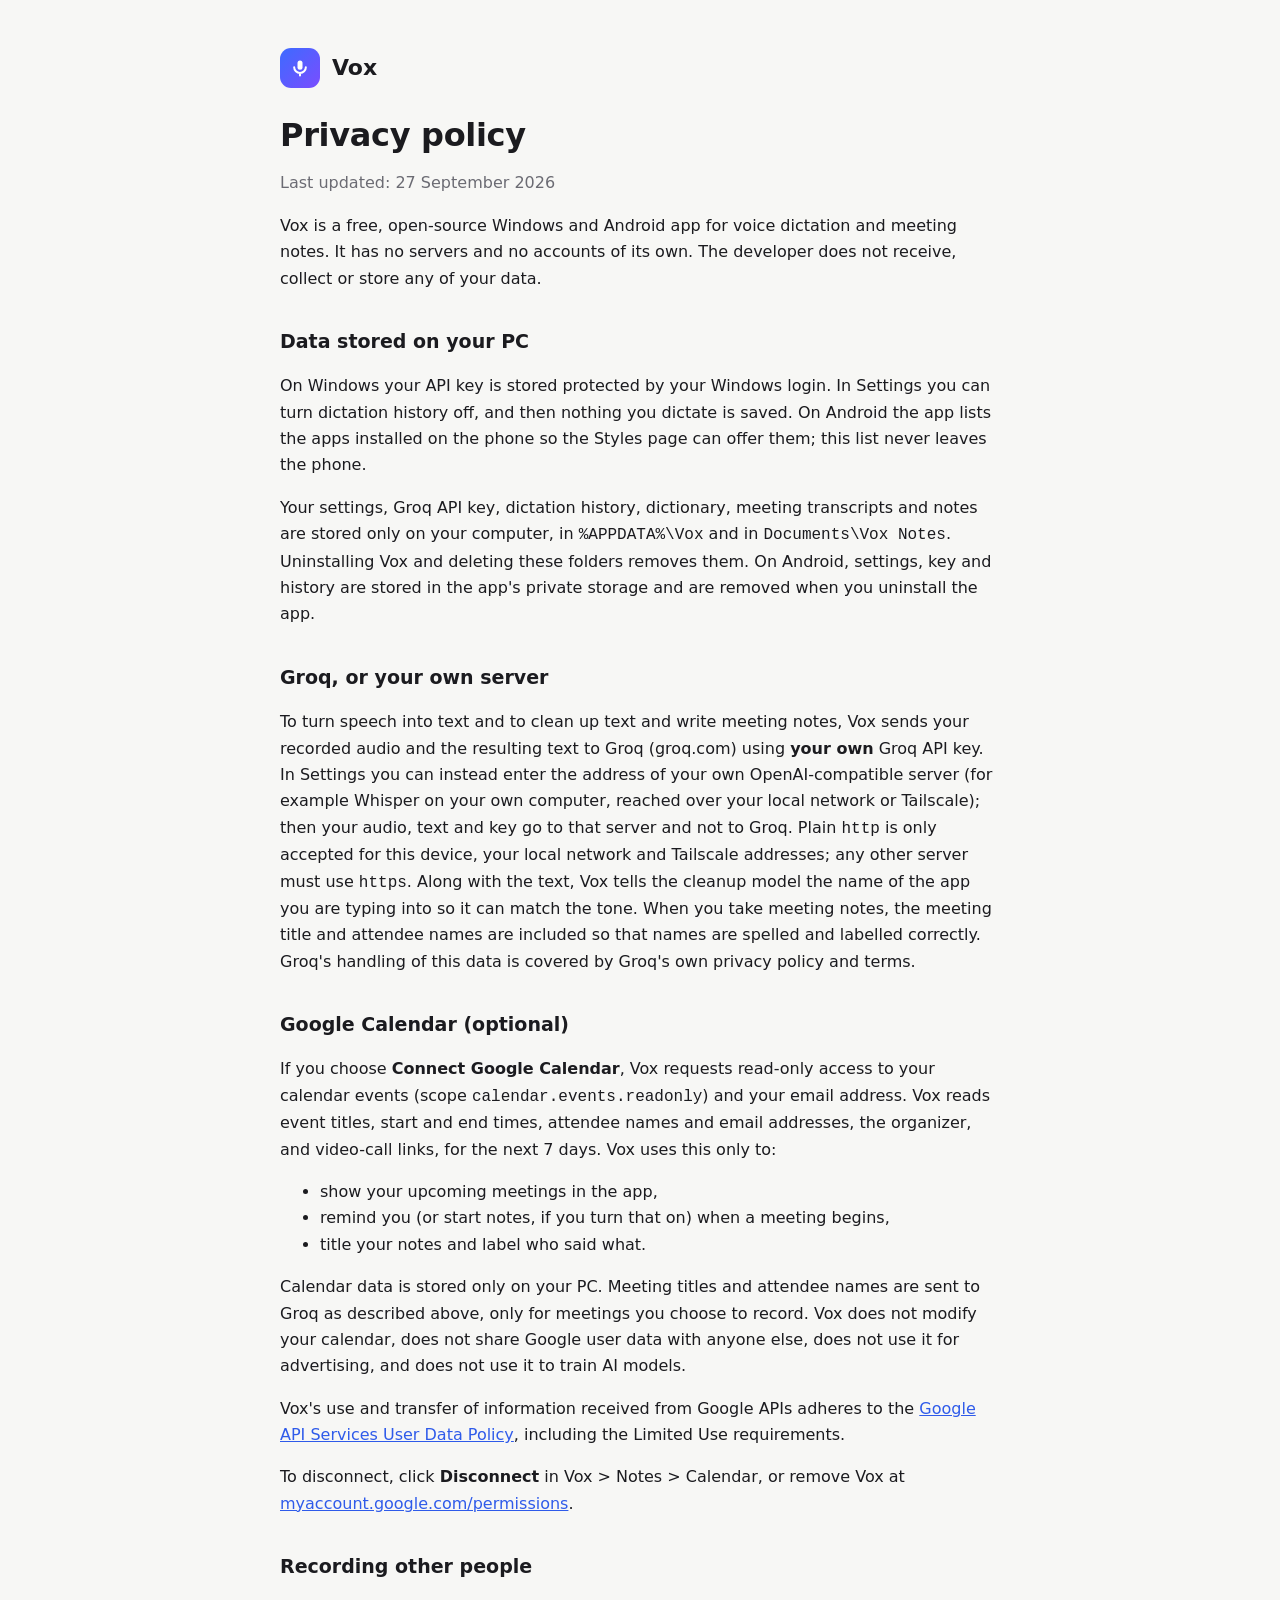
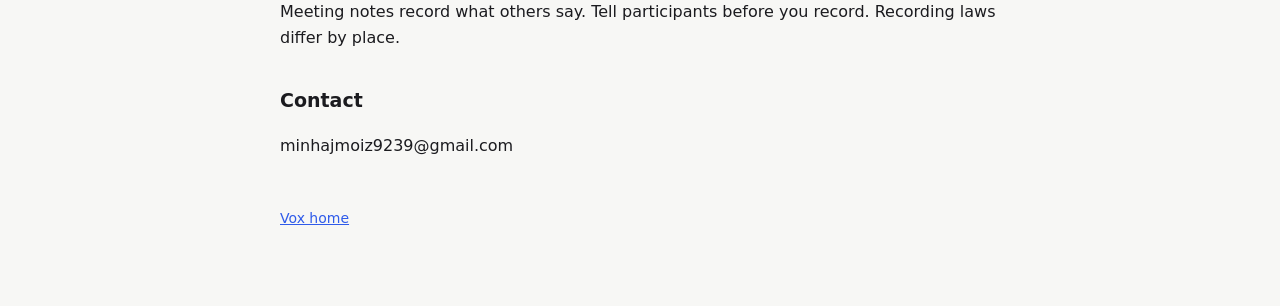
<file: docs/privacy.html>
<!doctype html><html lang="en"><head><meta charset="utf-8"><meta name="viewport" content="width=device-width,initial-scale=1"><link rel="icon" href="favicon.svg">
<title>Vox privacy policy</title><link rel="stylesheet" href="style.css"></head>
<body><main>
<div class="brand"><div class="logo"><svg width="20" height="20" viewBox="0 0 24 24" fill="none" stroke="#fff" stroke-width="2.4" stroke-linecap="round"><rect x="9" y="3" width="6" height="11" rx="3" fill="#fff" stroke="none"/><path d="M5 11a7 7 0 0 0 14 0M12 18v3"/></svg></div> Vox</div>
<h1>Privacy policy</h1>
<p class="muted">Last updated: 27 September 2026</p>
<p>Vox is a free, open-source Windows and Android app for voice dictation and meeting notes. It has no servers and no accounts of its own. The developer does not receive, collect or store any of your data.</p>

<h2>Data stored on your PC</h2>
<p>On Windows your API key is stored protected by your Windows login. In Settings you can turn dictation history off, and then nothing you dictate is saved. On Android the app lists the apps installed on the phone so the Styles page can offer them; this list never leaves the phone.</p>
<p>Your settings, Groq API key, dictation history, dictionary, meeting transcripts and notes are stored only on your computer, in <code>%APPDATA%\Vox</code> and in <code>Documents\Vox Notes</code>. Uninstalling Vox and deleting these folders removes them. On Android, settings, key and history are stored in the app's private storage and are removed when you uninstall the app.</p>

<h2>Groq, or your own server</h2>
<p>To turn speech into text and to clean up text and write meeting notes, Vox sends your recorded audio and the resulting text to Groq (groq.com) using <b>your own</b> Groq API key. In Settings you can instead enter the address of your own OpenAI-compatible server (for example Whisper on your own computer, reached over your local network or Tailscale); then your audio, text and key go to that server and not to Groq. Plain <code>http</code> is only accepted for this device, your local network and Tailscale addresses; any other server must use <code>https</code>. Along with the text, Vox tells the cleanup model the name of the app you are typing into so it can match the tone. When you take meeting notes, the meeting title and attendee names are included so that names are spelled and labelled correctly. Groq's handling of this data is covered by Groq's own privacy policy and terms.</p>

<h2>Google Calendar (optional)</h2>
<p>If you choose <b>Connect Google Calendar</b>, Vox requests read-only access to your calendar events (scope <code>calendar.events.readonly</code>) and your email address. Vox reads event titles, start and end times, attendee names and email addresses, the organizer, and video-call links, for the next 7 days. Vox uses this only to:</p>
<ul><li>show your upcoming meetings in the app,</li><li>remind you (or start notes, if you turn that on) when a meeting begins,</li><li>title your notes and label who said what.</li></ul>
<p>Calendar data is stored only on your PC. Meeting titles and attendee names are sent to Groq as described above, only for meetings you choose to record. Vox does not modify your calendar, does not share Google user data with anyone else, does not use it for advertising, and does not use it to train AI models.</p>
<p>Vox's use and transfer of information received from Google APIs adheres to the <a href="https://developers.google.com/terms/api-services-user-data-policy">Google API Services User Data Policy</a>, including the Limited Use requirements.</p>
<p>To disconnect, click <b>Disconnect</b> in Vox &gt; Notes &gt; Calendar, or remove Vox at <a href="https://myaccount.google.com/permissions">myaccount.google.com/permissions</a>.</p>

<h2>Recording other people</h2>
<p>Meeting notes record what others say. Tell participants before you record. Recording laws differ by place.</p>

<h2>Contact</h2>
<p>minhajmoiz9239@gmail.com</p>
<footer><a href="index.html">Vox home</a></footer>
</main></body></html>
</file>
<file: docs/style.css>
:root{--bg:#F7F7F5;--panel:#fff;--text:#1B1B1F;--muted:#6B6B73;--line:#E4E4E0;--accent:#2F5BEA}
@media (prefers-color-scheme:dark){:root{--bg:#161618;--panel:#1E1E21;--text:#EDEDEF;--muted:#9A9AA3;--line:#2C2C31;--accent:#6E8BFF}}
*{box-sizing:border-box}body{margin:0;background:var(--bg);color:var(--text);font:16px/1.65 "Segoe UI",system-ui,sans-serif}
main{max-width:760px;margin:0 auto;padding:48px 20px 80px}
.brand{display:flex;align-items:center;gap:12px;font-weight:700;font-size:22px;margin-bottom:28px}
.logo{width:40px;height:40px;border-radius:11px;background:linear-gradient(135deg,#3D6BFF,#7A4DFF);display:grid;place-items:center}
h1{font-size:32px;line-height:1.2;margin:0 0 12px;letter-spacing:-.01em}h2{font-size:19px;margin:34px 0 8px}
p,li{color:var(--text)}.muted{color:var(--muted)}a{color:var(--accent)}
.btn{display:inline-block;background:var(--accent);color:#fff;text-decoration:none;font-weight:600;padding:11px 18px;border-radius:10px;margin:8px 8px 0 0}
.btn.ghost{background:transparent;color:var(--text);border:1px solid var(--line)}
.card{background:var(--panel);border:1px solid var(--line);border-radius:14px;padding:20px 22px;margin-top:14px}
footer{margin-top:48px;color:var(--muted);font-size:14px}
</file>
